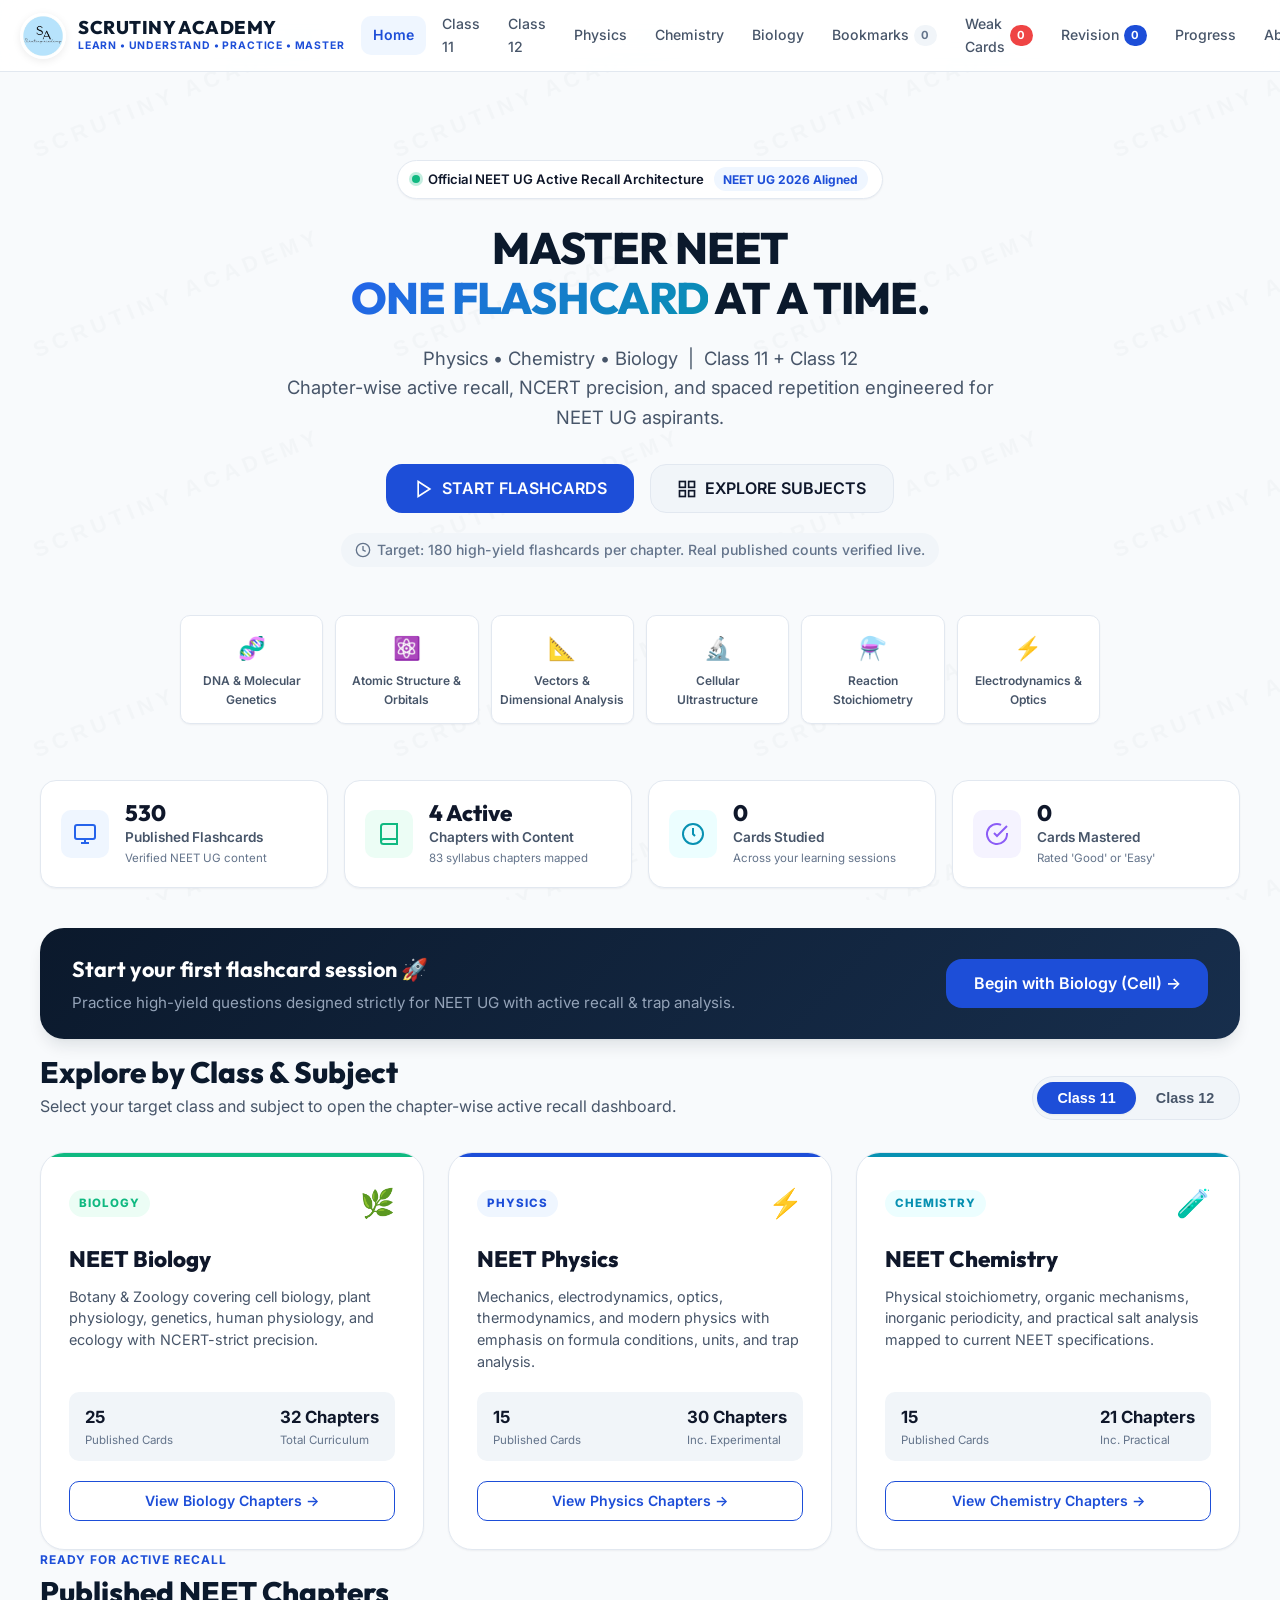
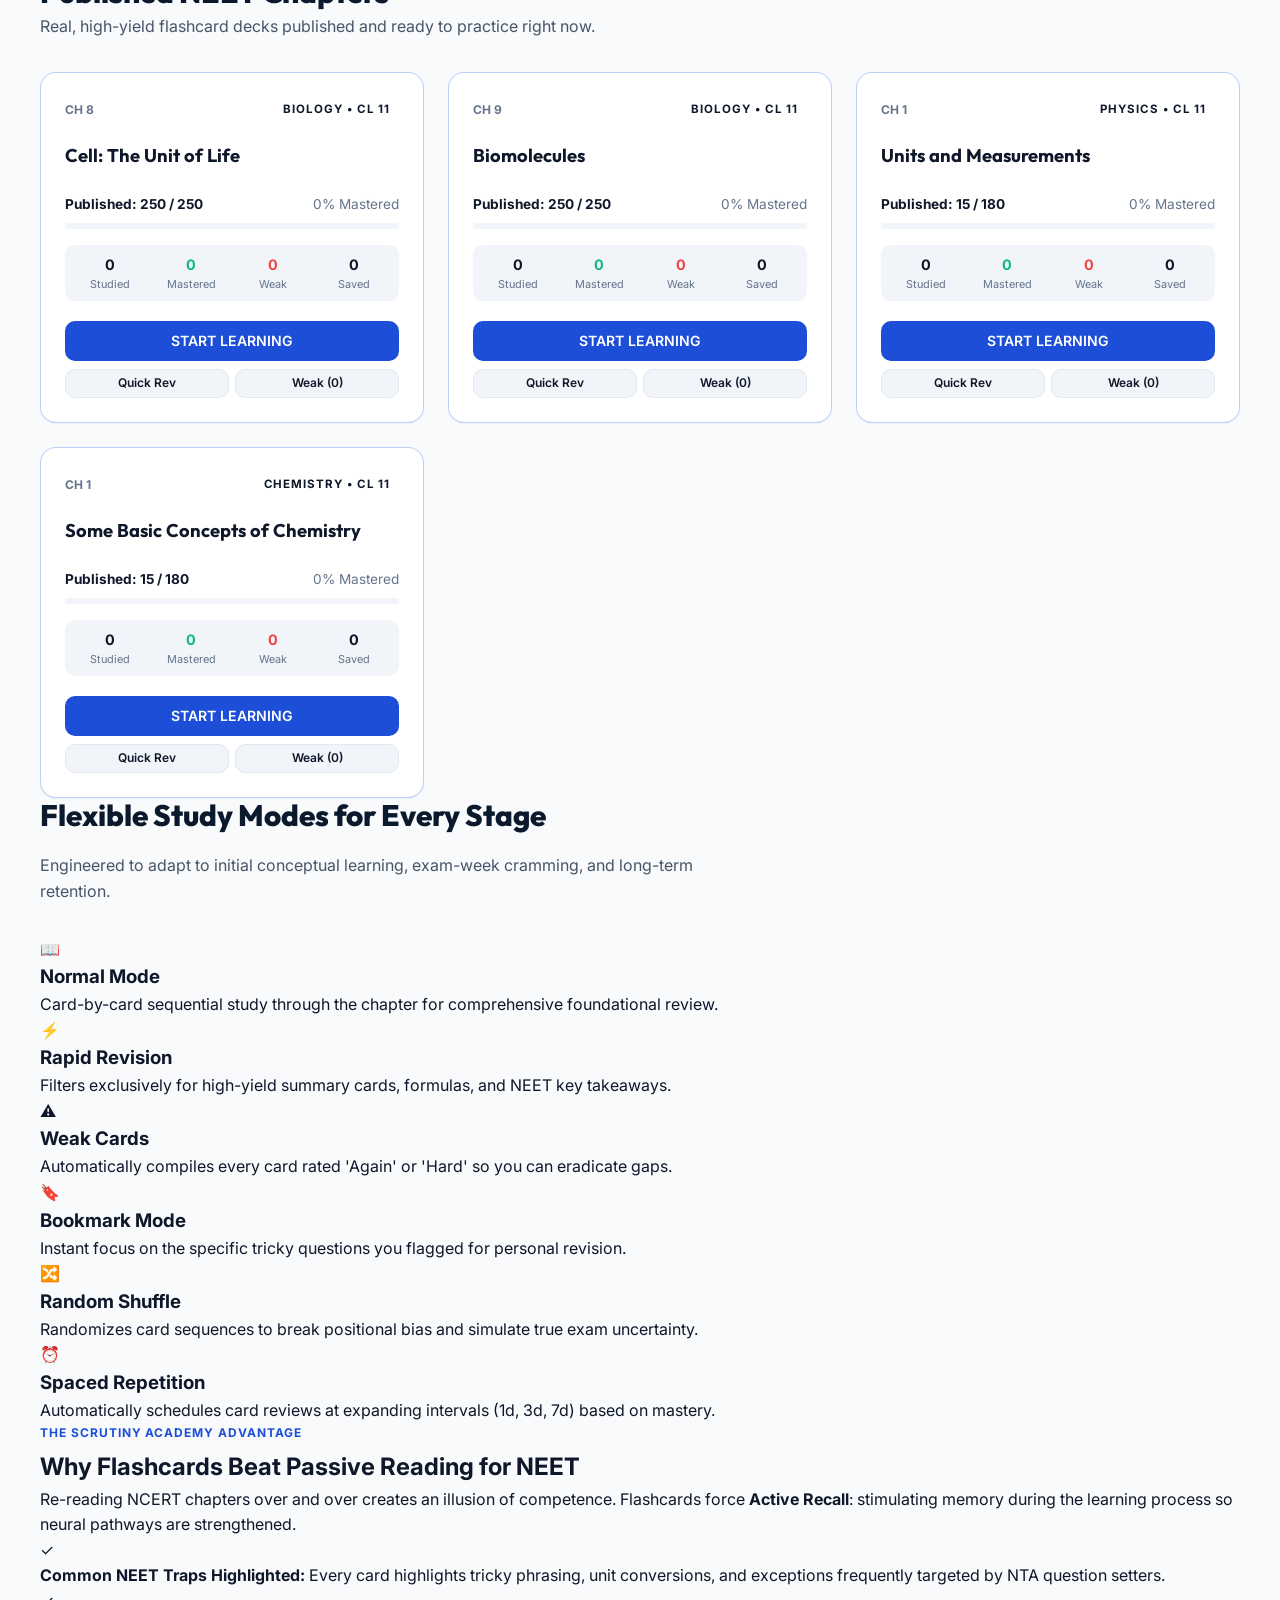
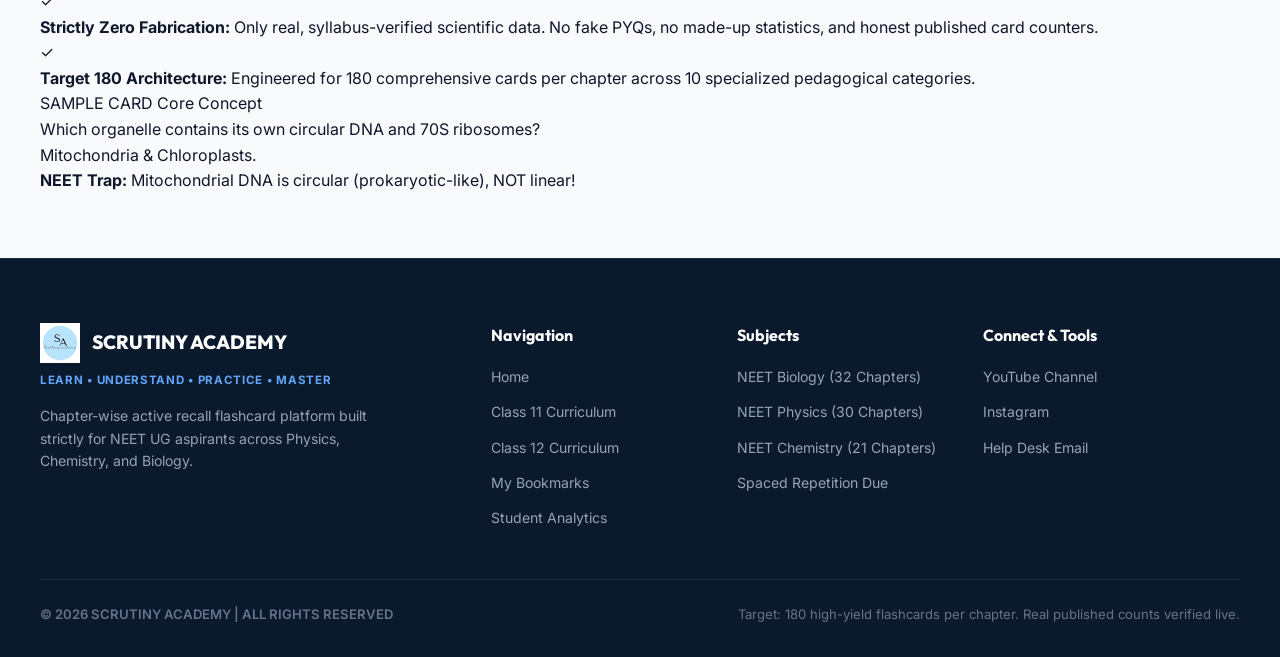
<file: index.html>
<!DOCTYPE html>
<html lang="en" data-theme="light">
<head>
  <meta charset="UTF-8">
  <meta name="viewport" content="width=device-width, initial-scale=1.0, maximum-scale=5.0, user-scalable=yes">
  <title>Scrutiny Academy NEET Flashcards | Physics Chemistry Biology</title>
  <meta name="description" content="Chapter-wise NEET UG flashcards for Class 11 and Class 12 Physics, Chemistry and Biology with active recall, revision tracking and high-yield practice.">
  <meta name="keywords" content="NEET UG, Flashcards, Scrutiny Academy, Biology, Physics, Chemistry, Active Recall, Spaced Repetition, NCERT, Class 11, Class 12">
  <meta name="author" content="Scrutiny Academy">
  <meta name="theme-color" content="#0B192C">

  <!-- OpenGraph Metadata -->
  <meta property="og:type" content="website">
  <meta property="og:title" content="Scrutiny Academy NEET Flashcards | Physics Chemistry Biology">
  <meta property="og:description" content="Chapter-wise NEET UG flashcards for Class 11 and Class 12 Physics, Chemistry and Biology with active recall and spaced repetition.">
  <meta property="og:image" content="assets/logo/logo.jpg">
  <meta property="og:site_name" content="Scrutiny Academy">

  <!-- Twitter Cards -->
  <meta name="twitter:card" content="summary_large_image">
  <meta name="twitter:title" content="Scrutiny Academy NEET Flashcards">
  <meta name="twitter:description" content="Master NEET one flashcard at a time. Chapter-wise active recall for Class 11 & 12.">
  <meta name="twitter:image" content="assets/logo/logo.jpg">

  <!-- Favicon & PWA Manifest -->
  <link rel="icon" type="image/jpeg" href="assets/logo/logo.jpg">
  <link rel="apple-touch-icon" href="assets/logo/logo.jpg">
  <link rel="manifest" href="manifest.webmanifest">

  <!-- Google Fonts: Inter & Outfit -->
  <link rel="preconnect" href="https://fonts.googleapis.com">
  <link rel="preconnect" href="https://fonts.gstatic.com" crossorigin>
  <link href="https://fonts.googleapis.com/css2?family=Inter:wght@400;500;600;700&family=Outfit:wght@500;600;700;800&family=JetBrains+Mono:wght@400;500&display=swap" rel="stylesheet">

  <link rel="stylesheet" href="styles.css">
</head>
<body>
  <!-- Watermark Background -->
  <div class="watermark-overlay" aria-hidden="true"></div>

  <!-- Header / Navigation Bar -->
  <header class="site-header" id="site-header">
    <div class="header-container">
      <div class="header-left">
        <a href="#home" class="brand-link" aria-label="Scrutiny Academy Home">
          <img src="assets/logo/logo.jpg" alt="Scrutiny Academy Logo" class="brand-logo" width="46" height="46">
          <div class="brand-text">
            <span class="brand-name">SCRUTINY ACADEMY</span>
            <span class="brand-tagline">LEARN • UNDERSTAND • PRACTICE • MASTER</span>
          </div>
        </a>
      </div>

      <nav class="header-nav" id="header-nav" aria-label="Main Navigation">
        <ul class="nav-list">
          <li><a href="#home" class="nav-link active" data-nav="home">Home</a></li>
          <li class="nav-dropdown">
            <a href="#class11" class="nav-link" data-nav="class11">Class 11</a>
          </li>
          <li class="nav-dropdown">
            <a href="#class12" class="nav-link" data-nav="class12">Class 12</a>
          </li>
          <li><a href="#physics" class="nav-link" data-nav="physics">Physics</a></li>
          <li><a href="#chemistry" class="nav-link" data-nav="chemistry">Chemistry</a></li>
          <li><a href="#biology" class="nav-link" data-nav="biology">Biology</a></li>
          <li><a href="#bookmarks" class="nav-link" data-nav="bookmarks">Bookmarks <span class="nav-badge" id="nav-bookmarks-count">0</span></a></li>
          <li><a href="#weak-cards" class="nav-link" data-nav="weak-cards">Weak Cards <span class="nav-badge alert" id="nav-weak-count">0</span></a></li>
          <li><a href="#revision" class="nav-link" data-nav="revision">Revision <span class="nav-badge primary" id="nav-due-count">0</span></a></li>
          <li><a href="#progress" class="nav-link" data-nav="progress">Progress</a></li>
          <li><a href="#about" class="nav-link" data-nav="about">About</a></li>
          <li><a href="#support" class="nav-link" data-nav="support">Support</a></li>
        </ul>
      </nav>

      <div class="header-actions">
        <button type="button" class="action-btn search-toggle-btn" id="search-toggle-btn" aria-label="Toggle Universal Search">
          <svg width="20" height="20" viewBox="0 0 24 24" fill="none" stroke="currentColor" stroke-width="2" stroke-linecap="round" stroke-linejoin="round"><circle cx="11" cy="11" r="8"></circle><line x1="21" y1="21" x2="16.65" y2="16.65"></line></svg>
        </button>

        <button type="button" class="action-btn theme-toggle-btn" id="theme-toggle-btn" aria-label="Toggle Dark/Light Mode">
          <svg class="sun-icon" width="20" height="20" viewBox="0 0 24 24" fill="none" stroke="currentColor" stroke-width="2"><circle cx="12" cy="12" r="5"></circle><line x1="12" y1="1" x2="12" y2="3"></line><line x1="12" y1="21" x2="12" y2="23"></line><line x1="4.22" y1="4.22" x2="5.64" y2="5.64"></line><line x1="18.36" y1="18.36" x2="19.78" y2="19.78"></line><line x1="1" y1="12" x2="3" y2="12"></line><line x1="21" y1="12" x2="23" y2="12"></line><line x1="4.22" y1="19.78" x2="5.64" y2="18.36"></line><line x1="18.36" y1="5.64" x2="19.78" y2="4.22"></line></svg>
          <svg class="moon-icon" width="20" height="20" viewBox="0 0 24 24" fill="none" stroke="currentColor" stroke-width="2"><path d="M21 12.79A9 9 0 1 1 11.21 3 7 7 0 0 0 21 12.79z"></path></svg>
        </button>

        <button type="button" class="hamburger-btn" id="hamburger-btn" aria-label="Open Navigation Menu" aria-expanded="false">
          <span class="hamburger-bar"></span>
          <span class="hamburger-bar"></span>
          <span class="hamburger-bar"></span>
        </button>
      </div>
    </div>

    <!-- Search Bar Tray -->
    <div class="search-tray" id="search-tray" hidden>
      <div class="search-tray-inner">
        <div class="search-input-wrapper">
          <svg width="18" height="18" viewBox="0 0 24 24" fill="none" stroke="currentColor" stroke-width="2"><circle cx="11" cy="11" r="8"></circle><line x1="21" y1="21" x2="16.65" y2="16.65"></line></svg>
          <input type="search" id="universal-search-input" placeholder="Search questions, concepts, formulas, reactions, chapters, or tags..." autocomplete="off">
          <button type="button" class="search-clear-btn" id="search-clear-btn" aria-label="Clear Search" hidden>&times;</button>
        </div>
        <div class="search-filters-bar">
          <span class="filter-label">Filter:</span>
          <select id="search-subject-filter">
            <option value="all">All Subjects</option>
            <option value="biology">Biology</option>
            <option value="physics">Physics</option>
            <option value="chemistry">Chemistry</option>
          </select>
          <select id="search-class-filter">
            <option value="all">All Classes</option>
            <option value="11">Class 11</option>
            <option value="12">Class 12</option>
          </select>
          <select id="search-category-filter">
            <option value="all">All Categories</option>
            <option value="Core Concept">Core Concepts</option>
            <option value="Formula / Equation">Formulas & Equations</option>
            <option value="Fact Recall">Fact Recall</option>
            <option value="NEET Trap">NEET Traps</option>
            <option value="Numerical Step">Numerical Steps</option>
            <option value="Table / Comparison">Tables & Comparisons</option>
            <option value="Assertion / Statement">Assertion / Statement</option>
          </select>
        </div>
      </div>
      <div class="search-results-tray" id="search-results-tray"></div>
    </div>
  </header>

  <!-- Main View Container -->
  <main class="main-content" id="main-content">

    <!-- HOME VIEW -->
    <section class="view-section active" id="view-home">
      <!-- Hero Section -->
      <section class="hero-section">
        <div class="hero-container">
          <div class="hero-badge-wrap">
            <span class="hero-badge">
              <span class="pulse-dot"></span>
              Official NEET UG Active Recall Architecture
            </span>
            <span class="syllabus-pill" id="syllabus-version-badge">NEET UG 2026 Aligned</span>
          </div>

          <h1 class="hero-headline">
            MASTER NEET<br>
            <span class="text-gradient">ONE FLASHCARD</span> AT A TIME.
          </h1>

          <p class="hero-subheading">
            Physics • Chemistry • Biology &nbsp;|&nbsp; Class 11 + Class 12<br>
            Chapter-wise active recall, NCERT precision, and spaced repetition engineered for NEET UG aspirants.
          </p>

          <div class="hero-cta-group">
            <button type="button" class="btn btn-primary btn-lg" id="hero-start-btn">
              <svg width="20" height="20" viewBox="0 0 24 24" fill="none" stroke="currentColor" stroke-width="2"><polygon points="5 3 19 12 5 21 5 3"></polygon></svg>
              START FLASHCARDS
            </button>
            <button type="button" class="btn btn-secondary btn-lg" id="hero-explore-btn">
              <svg width="20" height="20" viewBox="0 0 24 24" fill="none" stroke="currentColor" stroke-width="2"><rect x="3" y="3" width="7" height="7"></rect><rect x="14" y="3" width="7" height="7"></rect><rect x="14" y="14" width="7" height="7"></rect><rect x="3" y="14" width="7" height="7"></rect></svg>
              EXPLORE SUBJECTS
            </button>
          </div>

          <p class="hero-target-note">
            <svg width="16" height="16" viewBox="0 0 24 24" fill="none" stroke="currentColor" stroke-width="2"><circle cx="12" cy="12" r="10"></circle><polyline points="12 6 12 12 16 14"></polyline></svg>
            Target: 180 high-yield flashcards per chapter. Real published counts verified live.
          </p>

          <!-- Scientific Motifs Banner -->
          <div class="scientific-motifs-grid" aria-hidden="true">
            <div class="motif-card">
              <span class="motif-icon">🧬</span>
              <span class="motif-text">DNA & Molecular Genetics</span>
            </div>
            <div class="motif-card">
              <span class="motif-icon">⚛️</span>
              <span class="motif-text">Atomic Structure & Orbitals</span>
            </div>
            <div class="motif-card">
              <span class="motif-icon">📐</span>
              <span class="motif-text">Vectors & Dimensional Analysis</span>
            </div>
            <div class="motif-card">
              <span class="motif-icon">🔬</span>
              <span class="motif-text">Cellular Ultrastructure</span>
            </div>
            <div class="motif-card">
              <span class="motif-icon">⚗️</span>
              <span class="motif-text">Reaction Stoichiometry</span>
            </div>
            <div class="motif-card">
              <span class="motif-icon">⚡</span>
              <span class="motif-text">Electrodynamics & Optics</span>
            </div>
          </div>
        </div>
      </section>

      <!-- Live Platform Counters -->
      <section class="stats-overview-section">
        <div class="content-container">
          <div class="stats-grid">
            <div class="stat-card">
              <div class="stat-icon-wrap bg-blue-subtle">
                <svg width="24" height="24" viewBox="0 0 24 24" fill="none" stroke="#2563EB" stroke-width="2"><rect x="2" y="3" width="20" height="14" rx="2" ry="2"></rect><line x1="8" y1="21" x2="16" y2="21"></line><line x1="12" y1="17" x2="12" y2="21"></line></svg>
              </div>
              <div class="stat-info">
                <span class="stat-num" id="global-published-count">55</span>
                <span class="stat-label">Published Flashcards</span>
                <span class="stat-subtext">Verified NEET UG content</span>
              </div>
            </div>

            <div class="stat-card">
              <div class="stat-icon-wrap bg-emerald-subtle">
                <svg width="24" height="24" viewBox="0 0 24 24" fill="none" stroke="#10B981" stroke-width="2"><path d="M4 19.5A2.5 2.5 0 0 1 6.5 17H20"></path><path d="M6.5 2H20v20H6.5A2.5 2.5 0 0 1 4 19.5v-15A2.5 2.5 0 0 1 6.5 2z"></path></svg>
              </div>
              <div class="stat-info">
                <span class="stat-num" id="global-chapters-active">3 Active</span>
                <span class="stat-label">Chapters with Content</span>
                <span class="stat-subtext">83 syllabus chapters mapped</span>
              </div>
            </div>

            <div class="stat-card">
              <div class="stat-icon-wrap bg-cyan-subtle">
                <svg width="24" height="24" viewBox="0 0 24 24" fill="none" stroke="#0891B2" stroke-width="2"><circle cx="12" cy="12" r="10"></circle><polyline points="12 6 12 12 14 14"></polyline></svg>
              </div>
              <div class="stat-info">
                <span class="stat-num" id="user-studied-count">0</span>
                <span class="stat-label">Cards Studied</span>
                <span class="stat-subtext">Across your learning sessions</span>
              </div>
            </div>

            <div class="stat-card">
              <div class="stat-icon-wrap bg-purple-subtle">
                <svg width="24" height="24" viewBox="0 0 24 24" fill="none" stroke="#8B5CF6" stroke-width="2"><path d="M22 11.08V12a10 10 0 1 1-5.93-9.14"></path><polyline points="22 4 12 14.01 9 11.01"></polyline></svg>
              </div>
              <div class="stat-info">
                <span class="stat-num" id="user-mastered-count">0</span>
                <span class="stat-label">Cards Mastered</span>
                <span class="stat-subtext">Rated 'Good' or 'Easy'</span>
              </div>
            </div>
          </div>
        </div>
      </section>

      <!-- Continue Studying / Quick Start Card -->
      <section class="continue-studying-section">
        <div class="content-container">
          <div class="continue-card" id="continue-card-container">
            <!-- Dynamically injected: either "Start your first flashcard session" or "Continue Studying" -->
          </div>
        </div>
      </section>

      <!-- Class & Subject Navigation Section -->
      <section class="explore-section" id="explore-subjects-anchor">
        <div class="content-container">
          <div class="section-header">
            <div>
              <h2 class="section-title">Explore by Class & Subject</h2>
              <p class="section-subtitle">Select your target class and subject to open the chapter-wise active recall dashboard.</p>
            </div>
            <div class="class-toggle-pills" role="tablist">
              <button type="button" class="class-pill active" data-class="class11" role="tab" aria-selected="true">Class 11</button>
              <button type="button" class="class-pill" data-class="class12" role="tab" aria-selected="false">Class 12</button>
            </div>
          </div>

          <!-- Subject Selection Cards -->
          <div class="subject-selection-grid">
            <div class="subject-card bio-card" data-subject="biology">
              <div class="subject-card-header">
                <span class="subject-badge bio">BIOLOGY</span>
                <span class="subject-icon">🌿</span>
              </div>
              <h3 class="subject-card-title">NEET Biology</h3>
              <p class="subject-card-desc">Botany & Zoology covering cell biology, plant physiology, genetics, human physiology, and ecology with NCERT-strict precision.</p>
              <div class="subject-card-stats">
                <div class="sub-stat">
                  <span class="sub-stat-val" id="bio-published-cards">25</span>
                  <span class="sub-stat-lbl">Published Cards</span>
                </div>
                <div class="sub-stat">
                  <span class="sub-stat-val" id="bio-chapters-count">32 Chapters</span>
                  <span class="sub-stat-lbl">Total Curriculum</span>
                </div>
              </div>
              <button type="button" class="btn btn-outline btn-block open-subject-btn" data-subject="biology">
                View Biology Chapters &rarr;
              </button>
            </div>

            <div class="subject-card phy-card" data-subject="physics">
              <div class="subject-card-header">
                <span class="subject-badge phy">PHYSICS</span>
                <span class="subject-icon">⚡</span>
              </div>
              <h3 class="subject-card-title">NEET Physics</h3>
              <p class="subject-card-desc">Mechanics, electrodynamics, optics, thermodynamics, and modern physics with emphasis on formula conditions, units, and trap analysis.</p>
              <div class="subject-card-stats">
                <div class="sub-stat">
                  <span class="sub-stat-val" id="phy-published-cards">15</span>
                  <span class="sub-stat-lbl">Published Cards</span>
                </div>
                <div class="sub-stat">
                  <span class="sub-stat-val" id="phy-chapters-count">30 Chapters</span>
                  <span class="sub-stat-lbl">Inc. Experimental</span>
                </div>
              </div>
              <button type="button" class="btn btn-outline btn-block open-subject-btn" data-subject="physics">
                View Physics Chapters &rarr;
              </button>
            </div>

            <div class="subject-card che-card" data-subject="chemistry">
              <div class="subject-card-header">
                <span class="subject-badge che">CHEMISTRY</span>
                <span class="subject-icon">🧪</span>
              </div>
              <h3 class="subject-card-title">NEET Chemistry</h3>
              <p class="subject-card-desc">Physical stoichiometry, organic mechanisms, inorganic periodicity, and practical salt analysis mapped to current NEET specifications.</p>
              <div class="subject-card-stats">
                <div class="sub-stat">
                  <span class="sub-stat-val" id="che-published-cards">15</span>
                  <span class="sub-stat-lbl">Published Cards</span>
                </div>
                <div class="sub-stat">
                  <span class="sub-stat-val" id="che-chapters-count">21 Chapters</span>
                  <span class="sub-stat-lbl">Inc. Practical</span>
                </div>
              </div>
              <button type="button" class="btn btn-outline btn-block open-subject-btn" data-subject="chemistry">
                View Chemistry Chapters &rarr;
              </button>
            </div>
          </div>
        </div>
      </section>

      <!-- Active / Sample Published Chapters Spotlight -->
      <section class="spotlight-section">
        <div class="content-container">
          <div class="section-header">
            <div>
              <div class="section-tag">READY FOR ACTIVE RECALL</div>
              <h2 class="section-title">Published NEET Chapters</h2>
              <p class="section-subtitle">Real, high-yield flashcard decks published and ready to practice right now.</p>
            </div>
          </div>

          <div class="chapter-grid" id="published-chapters-grid">
            <!-- Injected by JavaScript -->
          </div>
        </div>
      </section>

      <!-- Study Modes Showcase -->
      <section class="modes-showcase-section">
        <div class="content-container">
          <div class="section-header text-center">
            <h2 class="section-title">Flexible Study Modes for Every Stage</h2>
            <p class="section-subtitle">Engineered to adapt to initial conceptual learning, exam-week cramming, and long-term retention.</p>
          </div>

          <div class="modes-grid">
            <div class="mode-card">
              <span class="mode-icon">📖</span>
              <h3 class="mode-title">Normal Mode</h3>
              <p class="mode-desc">Card-by-card sequential study through the chapter for comprehensive foundational review.</p>
            </div>
            <div class="mode-card">
              <span class="mode-icon">⚡</span>
              <h3 class="mode-title">Rapid Revision</h3>
              <p class="mode-desc">Filters exclusively for high-yield summary cards, formulas, and NEET key takeaways.</p>
            </div>
            <div class="mode-card">
              <span class="mode-icon">⚠️</span>
              <h3 class="mode-title">Weak Cards</h3>
              <p class="mode-desc">Automatically compiles every card rated 'Again' or 'Hard' so you can eradicate gaps.</p>
            </div>
            <div class="mode-card">
              <span class="mode-icon">🔖</span>
              <h3 class="mode-title">Bookmark Mode</h3>
              <p class="mode-desc">Instant focus on the specific tricky questions you flagged for personal revision.</p>
            </div>
            <div class="mode-card">
              <span class="mode-icon">🔀</span>
              <h3 class="mode-title">Random Shuffle</h3>
              <p class="mode-desc">Randomizes card sequences to break positional bias and simulate true exam uncertainty.</p>
            </div>
            <div class="mode-card">
              <span class="mode-icon">⏰</span>
              <h3 class="mode-title">Spaced Repetition</h3>
              <p class="mode-desc">Automatically schedules card reviews at expanding intervals (1d, 3d, 7d) based on mastery.</p>
            </div>
          </div>
        </div>
      </section>

      <!-- Active Recall & NEET Traps Methodology -->
      <section class="methodology-section">
        <div class="content-container">
          <div class="methodology-box">
            <div class="methodology-content">
              <div class="section-tag">THE SCRUTINY ACADEMY ADVANTAGE</div>
              <h2 class="methodology-title">Why Flashcards Beat Passive Reading for NEET</h2>
              <p>Re-reading NCERT chapters over and over creates an illusion of competence. Flashcards force <strong>Active Recall</strong>: stimulating memory during the learning process so neural pathways are strengthened.</p>
              
              <div class="benefits-list">
                <div class="benefit-item">
                  <span class="benefit-check">✓</span>
                  <div>
                    <strong>Common NEET Traps Highlighted:</strong>
                    <span>Every card highlights tricky phrasing, unit conversions, and exceptions frequently targeted by NTA question setters.</span>
                  </div>
                </div>
                <div class="benefit-item">
                  <span class="benefit-check">✓</span>
                  <div>
                    <strong>Strictly Zero Fabrication:</strong>
                    <span>Only real, syllabus-verified scientific data. No fake PYQs, no made-up statistics, and honest published card counters.</span>
                  </div>
                </div>
                <div class="benefit-item">
                  <span class="benefit-check">✓</span>
                  <div>
                    <strong>Target 180 Architecture:</strong>
                    <span>Engineered for 180 comprehensive cards per chapter across 10 specialized pedagogical categories.</span>
                  </div>
                </div>
              </div>
            </div>
            <div class="methodology-preview" aria-hidden="true">
              <div class="demo-card-preview">
                <div class="demo-card-header">
                  <span class="demo-badge">SAMPLE CARD</span>
                  <span class="demo-cat">Core Concept</span>
                </div>
                <div class="demo-q">Which organelle contains its own circular DNA and 70S ribosomes?</div>
                <div class="demo-divider"></div>
                <div class="demo-ans">Mitochondria & Chloroplasts.</div>
                <div class="demo-trap"><strong>NEET Trap:</strong> Mitochondrial DNA is circular (prokaryotic-like), NOT linear!</div>
              </div>
            </div>
          </div>
        </div>
      </section>
    </section>

    <!-- SUBJECT / CHAPTER DASHBOARD VIEW -->
    <section class="view-section" id="view-subject">
      <div class="content-container">
        <div class="subject-dashboard-header">
          <div class="breadcrumb">
            <a href="#home" class="breadcrumb-link">Home</a>
            <span class="breadcrumb-sep">/</span>
            <span class="breadcrumb-current" id="subject-dash-breadcrumb">Physics</span>
          </div>

          <div class="subject-dash-title-row">
            <div>
              <h1 class="subject-dash-title" id="subject-dash-title">NEET Physics Flashcards</h1>
              <p class="subject-dash-desc" id="subject-dash-desc">Chapter-wise active recall cards with transparent published targets.</p>
            </div>

            <!-- Class Selector Tabs inside Subject View -->
            <div class="class-toggle-pills" id="subject-class-tabs" role="tablist">
              <button type="button" class="class-pill active" data-class="11" role="tab">Class 11</button>
              <button type="button" class="class-pill" data-class="12" role="tab">Class 12</button>
            </div>
          </div>

          <!-- Subject Quick Stats -->
          <div class="subject-meta-strip">
            <div class="meta-item">
              <span class="meta-lbl">Chapters Mapped:</span>
              <strong id="subject-dash-total-chapters">15</strong>
            </div>
            <div class="meta-item">
              <span class="meta-lbl">Published Cards:</span>
              <strong id="subject-dash-published-cards">15 / 2,700</strong>
            </div>
            <div class="meta-item">
              <span class="meta-lbl">Studied:</span>
              <strong id="subject-dash-studied-cards">0</strong>
            </div>
            <div class="meta-item">
              <span class="meta-lbl">Mastered:</span>
              <strong id="subject-dash-mastered-cards">0</strong>
            </div>
          </div>
        </div>

        <!-- Chapters List Container -->
        <div class="chapters-listing-section">
          <div class="chapters-filter-bar">
            <div class="filter-search-box">
              <svg width="16" height="16" viewBox="0 0 24 24" fill="none" stroke="currentColor" stroke-width="2"><circle cx="11" cy="11" r="8"></circle><line x1="21" y1="21" x2="16.65" y2="16.65"></line></svg>
              <input type="text" id="chapter-search-filter" placeholder="Filter chapters in this subject...">
            </div>
            <div class="filter-radio-group">
              <label><input type="radio" name="chapter-status-filter" value="all" checked> All Chapters</label>
              <label><input type="radio" name="chapter-status-filter" value="published"> Published Only</label>
            </div>
          </div>

          <div class="chapter-grid" id="subject-chapters-grid">
            <!-- Populated dynamically via JS -->
          </div>
        </div>
      </div>
    </section>

    <!-- BOOKMARKS VIEW -->
    <section class="view-section" id="view-bookmarks">
      <div class="content-container">
        <div class="section-header">
          <div>
            <div class="breadcrumb">
              <a href="#home" class="breadcrumb-link">Home</a>
              <span class="breadcrumb-sep">/</span>
              <span class="breadcrumb-current">My Bookmarks</span>
            </div>
            <h1 class="section-title">Bookmarked Flashcards</h1>
            <p class="section-subtitle">Review questions and concepts you have saved for focused revision.</p>
          </div>

          <div class="bookmarks-filter-controls">
            <select id="bookmarks-subject-filter">
              <option value="all">All Subjects</option>
              <option value="biology">Biology</option>
              <option value="physics">Physics</option>
              <option value="chemistry">Chemistry</option>
            </select>
            <select id="bookmarks-class-filter">
              <option value="all">All Classes</option>
              <option value="11">Class 11</option>
              <option value="12">Class 12</option>
            </select>
            <button type="button" class="btn btn-primary" id="study-all-bookmarks-btn" disabled>
              Practice Bookmarks
            </button>
          </div>
        </div>

        <div class="bookmarks-list-container" id="bookmarks-list-container">
          <!-- Populated dynamically -->
        </div>
      </div>
    </section>

    <!-- WEAK CARDS VIEW -->
    <section class="view-section" id="view-weak-cards">
      <div class="content-container">
        <div class="section-header">
          <div>
            <div class="breadcrumb">
              <a href="#home" class="breadcrumb-link">Home</a>
              <span class="breadcrumb-sep">/</span>
              <span class="breadcrumb-current">Weak Cards</span>
            </div>
            <h1 class="section-title">Weak Cards & Difficult Topics</h1>
            <p class="section-subtitle">Cards you flagged with 'Again' or 'Hard'. Target these to eliminate exam pitfalls.</p>
          </div>

          <div>
            <button type="button" class="btn btn-danger" id="practice-all-weak-btn" disabled>
              Practice All Weak Cards
            </button>
          </div>
        </div>

        <div class="weak-summary-card" id="weak-summary-card">
          <!-- Dynamic topics count -->
        </div>

        <div class="weak-cards-list-container" id="weak-cards-list-container">
          <!-- Populated dynamically -->
        </div>
      </div>
    </section>

    <!-- REVISION DUE VIEW -->
    <section class="view-section" id="view-revision">
      <div class="content-container">
        <div class="section-header">
          <div>
            <div class="breadcrumb">
              <a href="#home" class="breadcrumb-link">Home</a>
              <span class="breadcrumb-sep">/</span>
              <span class="breadcrumb-current">Spaced Repetition</span>
            </div>
            <h1 class="section-title">Revision Dashboard</h1>
            <p class="section-subtitle">Scientific spaced intervals: cards automatically scheduled to ensure maximum retention before NEET.</p>
          </div>

          <button type="button" class="btn btn-primary" id="start-due-revision-btn" disabled>
            Start Revision Due Now
          </button>
        </div>

        <div class="revision-tabs-header" role="tablist">
          <button type="button" class="rev-tab active" data-rev="due" role="tab">Due Today (<span id="rev-due-count">0</span>)</button>
          <button type="button" class="rev-tab" data-rev="overdue" role="tab">Overdue (<span id="rev-overdue-count">0</span>)</button>
          <button type="button" class="rev-tab" data-rev="tomorrow" role="tab">Tomorrow (<span id="rev-tomorrow-count">0</span>)</button>
          <button type="button" class="rev-tab" data-rev="week" role="tab">This Week (<span id="rev-week-count">0</span>)</button>
        </div>

        <div class="revision-cards-container" id="revision-cards-container">
          <!-- Populated dynamically -->
        </div>
      </div>
    </section>

    <!-- STUDENT PROGRESS DASHBOARD VIEW -->
    <section class="view-section" id="view-progress">
      <div class="content-container">
        <div class="section-header">
          <div>
            <div class="breadcrumb">
              <a href="#home" class="breadcrumb-link">Home</a>
              <span class="breadcrumb-sep">/</span>
              <span class="breadcrumb-current">Analytics</span>
            </div>
            <h1 class="section-title">Student Learning Progress</h1>
            <p class="section-subtitle">Real-time stats stored safely in your browser. No fabricated metrics.</p>
          </div>

          <button type="button" class="btn btn-secondary btn-sm" id="reset-progress-btn">
            Reset Progress
          </button>
        </div>

        <div class="progress-dashboard-grid">
          <!-- Daily Goal Card with Progress Ring -->
          <div class="progress-card daily-goal-widget">
            <h3 class="widget-title">Daily Study Goal</h3>
            <div class="goal-ring-wrapper">
              <svg class="progress-ring" width="140" height="140">
                <circle class="progress-ring-bg" stroke="var(--border-color)" stroke-width="10" fill="transparent" r="58" cx="70" cy="70" />
                <circle class="progress-ring-circle" id="goal-progress-circle" stroke="var(--color-primary)" stroke-width="10" stroke-linecap="round" fill="transparent" r="58" cx="70" cy="70" />
              </svg>
              <div class="ring-label">
                <span class="ring-num" id="daily-studied-val">0</span>
                <span class="ring-target" id="daily-target-val">/ 60</span>
                <span class="ring-caption">Cards Today</span>
              </div>
            </div>

            <div class="goal-selector-group">
              <span class="selector-label">Change Goal:</span>
              <div class="goal-options">
                <button type="button" class="goal-btn" data-goal="20">20</button>
                <button type="button" class="goal-btn" data-goal="40">40</button>
                <button type="button" class="goal-btn active" data-goal="60">60</button>
                <button type="button" class="goal-btn" data-goal="90">90</button>
                <button type="button" class="goal-btn" data-goal="120">120</button>
              </div>
            </div>
          </div>

          <!-- Streak Card -->
          <div class="progress-card streak-widget">
            <h3 class="widget-title">Study Consistency</h3>
            <div class="streak-icon-wrap">🔥</div>
            <div class="streak-details">
              <div class="streak-primary">
                <span class="streak-number" id="current-streak-val">0</span>
                <span class="streak-unit">Days Streak</span>
              </div>
              <div class="streak-submetrics">
                <div class="submetric">
                  <span class="submetric-val" id="longest-streak-val">0 Days</span>
                  <span class="submetric-lbl">Best Streak</span>
                </div>
                <div class="submetric">
                  <span class="submetric-val" id="total-days-studied-val">0 Days</span>
                  <span class="submetric-lbl">Total Days</span>
                </div>
              </div>
            </div>
            <p class="streak-advice">Study at least 1 card daily to maintain your momentum!</p>
          </div>

          <!-- Subject Mastery Comparison Card -->
          <div class="progress-card subject-breakdown-widget">
            <h3 class="widget-title">Subject Completion (Published)</h3>
            <div class="subject-progress-bars">
              <div class="subject-bar-item">
                <div class="bar-header">
                  <span class="bar-name">🌿 Biology</span>
                  <span class="bar-val" id="progress-bar-bio-val">0 / 25</span>
                </div>
                <div class="progress-track">
                  <div class="progress-fill bio" id="progress-bar-bio-fill" style="width: 0%"></div>
                </div>
              </div>

              <div class="subject-bar-item">
                <div class="bar-header">
                  <span class="bar-name">⚡ Physics</span>
                  <span class="bar-val" id="progress-bar-phy-val">0 / 15</span>
                </div>
                <div class="progress-track">
                  <div class="progress-fill phy" id="progress-bar-phy-fill" style="width: 0%"></div>
                </div>
              </div>

              <div class="subject-bar-item">
                <div class="bar-header">
                  <span class="bar-name">🧪 Chemistry</span>
                  <span class="bar-val" id="progress-bar-che-val">0 / 15</span>
                </div>
                <div class="progress-track">
                  <div class="progress-fill che" id="progress-bar-che-fill" style="width: 0%"></div>
                </div>
              </div>
            </div>
          </div>
        </div>
      </div>
    </section>

    <!-- ABOUT SECTION -->
    <section class="view-section" id="view-about">
      <div class="content-container">
        <div class="about-hero-box">
          <img src="assets/logo/logo.jpg" alt="Scrutiny Academy Logo" class="about-logo" width="100" height="100">
          <h1 class="about-title">About Scrutiny Academy</h1>
          <p class="about-tagline">LEARN • UNDERSTAND • PRACTICE • MASTER</p>
          <div class="about-divider"></div>
          <p class="about-lead">
            “Scrutiny Academy is an educational learning initiative designed to make structured learning, active recall, practice and revision accessible across school education, NEET preparation and medical education.”
          </p>
        </div>

        <div class="about-pillars-grid">
          <div class="pillar-card">
            <div class="pillar-icon">🎯</div>
            <h3 class="pillar-title">Active Recall Architecture</h3>
            <p class="pillar-desc">Designed around the tested cognitive psychology principle that testing your memory yields significantly stronger synaptic retention than passive reading.</p>
          </div>
          <div class="pillar-card">
            <div class="pillar-icon">⚖️</div>
            <h3 class="pillar-title">Target 180 Rigor</h3>
            <p class="pillar-desc">Every chapter is structured to house a target of 180 comprehensive flashcards across 10 specialized categories, avoiding one-dimensional question lists.</p>
          </div>
          <div class="pillar-card">
            <div class="pillar-icon">🔍</div>
            <h3 class="pillar-title">Transparent Published Metrics</h3>
            <p class="pillar-desc">We never artificially inflate numbers. Every published counter corresponds directly to verified, high-quality cards existing in the data repository.</p>
          </div>
        </div>
      </div>
    </section>

    <!-- SUPPORT / HELP DESK SECTION -->
    <section class="view-section" id="view-support">
      <div class="content-container">
        <div class="support-container">
          <div class="section-header text-center">
            <div class="section-tag">COMMUNITY & CONTRIBUTION</div>
            <h1 class="section-title">Support Scrutiny Academy</h1>
            <p class="section-subtitle">Connect with our learning platforms, access video lessons, and support open digital education.</p>
          </div>

          <div class="support-content-grid">
            <!-- Official Channels Card -->
            <div class="support-card official-channels">
              <h3 class="card-box-title">Official Channels & Help Desk</h3>
              <p class="card-box-desc">Follow Scrutiny Academy for live lectures, daily NEET MCQs, short revision videos, and educational announcements.</p>

              <div class="channels-list">
                <a href="https://m.youtube.com/@ScrutinyAcademy" target="_blank" rel="noopener noreferrer" class="channel-btn youtube-btn">
                  <svg width="24" height="24" viewBox="0 0 24 24" fill="currentColor"><path d="M23.498 6.186a3.016 3.016 0 0 0-2.122-2.136C19.505 3.545 12 3.545 12 3.545s-7.505 0-9.377.505A3.017 3.017 0 0 0 .502 6.186C0 8.07 0 12 0 12s0 3.93.502 5.814a3.016 3.016 0 0 0 2.122 2.136c1.871.505 9.376.505 9.376.505s7.505 0 9.377-.505a3.015 3.015 0 0 0 2.122-2.136C24 15.93 24 12 24 12s0-3.93-.502-5.814zM9.545 15.568V8.432L15.818 12l-6.273 3.568z"/></svg>
                  <div>
                    <span class="channel-name">YouTube Channel</span>
                    <span class="channel-handle">@ScrutinyAcademy</span>
                  </div>
                </a>

                <a href="https://www.instagram.com/scrutinyacademy" target="_blank" rel="noopener noreferrer" class="channel-btn instagram-btn">
                  <svg width="24" height="24" viewBox="0 0 24 24" fill="currentColor"><path d="M12 2.163c3.204 0 3.584.012 4.85.07 3.252.148 4.771 1.691 4.919 4.919.058 1.265.069 1.645.069 4.849 0 3.205-.012 3.584-.069 4.849-.149 3.225-1.664 4.771-4.919 4.919-1.266.058-1.644.07-4.85.07-3.204 0-3.584-.012-4.849-.07-3.26-.149-4.771-1.699-4.919-4.92-.058-1.265-.07-1.644-.07-4.849 0-3.204.013-3.583.07-4.849.149-3.227 1.664-4.771 4.919-4.919 1.266-.057 1.645-.069 4.849-.069zm0-2.163c-3.259 0-3.667.014-4.947.072-4.358.2-6.78 2.618-6.98 6.98-.059 1.281-.073 1.689-.073 4.948 0 3.259.014 3.668.072 4.948.2 4.358 2.618 6.78 6.98 6.98 1.281.058 1.689.072 4.948.072 3.259 0 3.668-.014 4.948-.072 4.354-.2 6.782-2.618 6.979-6.98.059-1.28.073-1.689.073-4.948 0-3.259-.014-3.667-.072-4.947-.196-4.354-2.617-6.78-6.979-6.98-1.281-.059-1.69-.073-4.949-.073zm0 5.838c-3.403 0-6.162 2.759-6.162 6.162s2.759 6.163 6.162 6.163 6.162-2.759 6.162-6.163c0-3.403-2.759-6.162-6.162-6.162zm0 10.162c-2.209 0-4-1.79-4-4 0-2.209 1.791-4 4-4s4 1.791 4 4c0 2.21-1.791 4-4 4zm6.406-11.845c-.796 0-1.441.645-1.441 1.44s.645 1.44 1.441 1.44c.795 0 1.439-.645 1.439-1.44s-.644-1.44-1.439-1.44z"/></svg>
                  <div>
                    <span class="channel-name">Instagram</span>
                    <span class="channel-handle">@scrutinyacademy</span>
                  </div>
                </a>

                <a href="mailto:scrutinyacademy@gmail.com" class="channel-btn email-btn">
                  <svg width="24" height="24" viewBox="0 0 24 24" fill="none" stroke="currentColor" stroke-width="2"><path d="M4 4h16c1.1 0 2 .9 2 2v12c0 1.1-.9 2-2 2H4c-1.1 0-2-.9-2-2V6c0-1.1.9-2 2-2z"></path><polyline points="22,6 12,13 2,6"></polyline></svg>
                  <div>
                    <span class="channel-name">Help Desk Email</span>
                    <span class="channel-handle">scrutinyacademy@gmail.com</span>
                  </div>
                </a>
              </div>
            </div>

          </div>
        </div>
      </div>
    </section>

  </main>

  <!-- FLASHCARD STUDY MODAL (FULLSCREEN) -->
  <div class="study-modal" id="study-modal" role="dialog" aria-modal="true" aria-labelledby="study-chapter-title" hidden>
    <div class="study-container">
      <!-- Study Top Bar -->
      <div class="study-header">
        <div class="study-header-left">
          <img src="assets/logo/logo.jpg" alt="SA" class="study-logo" width="32" height="32">
          <div class="study-chapter-meta">
            <span class="study-subject-pill" id="study-subject-pill">Biology</span>
            <span class="study-chapter-title" id="study-chapter-title">Cell: The Unit of Life</span>
          </div>
        </div>

        <div class="study-header-center">
          <div class="study-counter">
            <span id="study-current-index">1</span> / <span id="study-total-cards">25</span>
          </div>
          <div class="study-progress-track">
            <div class="study-progress-bar" id="study-progress-bar" style="width: 4%"></div>
          </div>
        </div>

        <div class="study-header-right">
          <button type="button" class="study-icon-btn bookmark-toggle-btn" id="study-bookmark-btn" aria-label="Bookmark this flashcard" title="Bookmark card (Key: B)">
            <svg width="20" height="20" viewBox="0 0 24 24" fill="none" stroke="currentColor" stroke-width="2"><path d="M19 21l-7-5-7 5V5a2 2 0 0 1 2-2h10a2 2 0 0 1 2 2z"></path></svg>
          </button>
          <button type="button" class="study-icon-btn close-study-btn" id="close-study-btn" aria-label="Exit study session" title="Exit (Esc)">
            <svg width="22" height="22" viewBox="0 0 24 24" fill="none" stroke="currentColor" stroke-width="2"><line x1="18" y1="6" x2="6" y2="18"></line><line x1="6" y1="6" x2="18" y2="18"></line></svg>
          </button>
        </div>
      </div>

      <!-- Flashcard Interactive Area -->
      <div class="card-stage" id="card-stage">
        <div class="flashcard-3d-wrapper" id="flashcard-wrapper" tabindex="0" role="button" aria-label="Flashcard. Press Space to flip.">
          <div class="flashcard-inner" id="flashcard-inner">

            <!-- CARD FRONT -->
            <div class="card-face card-front">
              <div class="card-face-header">
                <span class="card-cat-badge" id="card-front-category">Core Concept</span>
                <div class="card-meta-right">
                  <span class="card-diff-badge" id="card-front-diff">Easy</span>
                  <span class="card-id-badge" id="card-front-id">FC-001</span>
                </div>
              </div>

              <div class="card-body">
                <div class="card-question-text" id="card-front-question">
                  What is the fundamental structural and functional unit of life?
                </div>
                <div class="card-tags-row" id="card-front-tags">
                  <!-- Tags injected here -->
                </div>
              </div>

              <div class="card-face-footer">
                <div class="flip-hint">
                  <svg width="16" height="16" viewBox="0 0 24 24" fill="none" stroke="currentColor" stroke-width="2"><path d="M21.5 2v6h-6M21.34 15.57a10 10 0 1 1-.57-8.38l5.67-5.67"/></svg>
                  Tap card or press <strong>Space</strong> to reveal answer
                </div>
              </div>
            </div>

            <!-- CARD BACK -->
            <div class="card-face card-back">
              <div class="card-face-header">
                <span class="card-cat-badge back-badge" id="card-back-category">Answer & Explanation</span>
                <span class="card-id-badge" id="card-back-id">FC-001</span>
              </div>

              <div class="card-body card-back-body">
                <div class="card-answer-text" id="card-back-answer">
                  The cell.
                </div>

                <div class="card-explanation-box">
                  <span class="exp-title">Concept & NCERT Takeaway:</span>
                  <p id="card-back-explanation">Cells form the basic structural and functional organization of living organisms.</p>
                </div>

                <div class="card-trap-box" id="card-back-trap-box" hidden>
                  <span class="trap-title">⚠️ Common NEET Trap:</span>
                  <p id="card-back-trap"></p>
                </div>

                <div class="card-trick-box" id="card-back-trick-box" hidden>
                  <span class="trick-title">💡 Memory Trick:</span>
                  <p id="card-back-trick"></p>
                </div>

                <div class="card-table-box" id="card-back-table-box" hidden>
                  <!-- Rendered table if present -->
                </div>
              </div>

              <div class="card-face-footer">
                <div class="flip-hint">
                  <svg width="16" height="16" viewBox="0 0 24 24" fill="none" stroke="currentColor" stroke-width="2"><path d="M3 12a9 9 0 0 1 9-9 9.75 9.75 0 0 1 6.74 2.74L21 8"/><path d="M21 3v5h-5"/></svg>
                  Tap to flip back
                </div>
              </div>
            </div>

          </div>
        </div>
      </div>

      <!-- Study Bottom Controls & Spaced Repetition Ratings -->
      <div class="study-footer">
        <div class="rating-controls-wrapper" id="rating-controls">
          <div class="rating-prompt">Rate your recall to schedule next revision:</div>
          <div class="rating-buttons-group">
            <button type="button" class="rate-btn rate-again" data-rate="again" title="Shortcut: Key 1">
              <span class="rate-key">1</span>
              <span class="rate-label">AGAIN</span>
              <span class="rate-interval">&lt; 10m</span>
            </button>
            <button type="button" class="rate-btn rate-hard" data-rate="hard" title="Shortcut: Key 2">
              <span class="rate-key">2</span>
              <span class="rate-label">HARD</span>
              <span class="rate-interval">1 Day</span>
            </button>
            <button type="button" class="rate-btn rate-good" data-rate="good" title="Shortcut: Key 3">
              <span class="rate-key">3</span>
              <span class="rate-label">GOOD</span>
              <span class="rate-interval">3 Days</span>
            </button>
            <button type="button" class="rate-btn rate-easy" data-rate="easy" title="Shortcut: Key 4">
              <span class="rate-key">4</span>
              <span class="rate-label">EASY</span>
              <span class="rate-interval">7 Days</span>
            </button>
          </div>
        </div>

        <div class="study-nav-strip">
          <button type="button" class="study-nav-btn" id="study-prev-btn" aria-label="Previous card" title="Previous (Left Arrow)">
            &larr; Prev
          </button>
          <button type="button" class="study-flip-action-btn" id="study-flip-action-btn">
            Show Answer
          </button>
          <button type="button" class="study-nav-btn" id="study-next-btn" aria-label="Next card" title="Next (Right Arrow)">
            Next &rarr;
          </button>
        </div>

        <div class="keyboard-hints-desktop">
          <span><strong>Space:</strong> Flip</span>
          <span><strong>1:</strong> Again</span>
          <span><strong>2:</strong> Hard</span>
          <span><strong>3:</strong> Good</span>
          <span><strong>4:</strong> Easy</span>
          <span><strong>&larr;/&rarr;:</strong> Prev/Next</span>
          <span><strong>B:</strong> Bookmark</span>
        </div>
      </div>
    </div>
  </div>

  <!-- SESSION CONFIGURATION MODAL -->
  <div class="config-modal" id="config-modal" role="dialog" aria-modal="true" aria-labelledby="config-modal-title" hidden>
    <div class="config-dialog">
      <div class="config-header">
        <h3 class="config-title" id="config-modal-title">Configure Flashcard Session</h3>
        <button type="button" class="close-config-btn" id="close-config-btn" aria-label="Close dialog">&times;</button>
      </div>

      <div class="config-body">
        <div class="config-chapter-banner">
          <span class="cfg-subj" id="cfg-subject-name">Biology</span>
          <h4 class="cfg-ch-title" id="cfg-chapter-title">Cell: The Unit of Life</h4>
          <span class="cfg-available" id="cfg-available-count">Published cards available</span>
        </div>

        <!-- Mode selector -->
        <div class="config-form-group">
          <label class="config-label">Study Mode</label>
          <div class="config-grid-radios" id="config-mode-radios">
            <label class="radio-chip"><input type="radio" name="cfg-mode" value="normal" checked> Normal Mode</label>
            <label class="radio-chip"><input type="radio" name="cfg-mode" value="rapid"> Rapid Revision (High-Yield)</label>
            <label class="radio-chip"><input type="radio" name="cfg-mode" value="weak"> Weak Cards First</label>
            <label class="radio-chip"><input type="radio" name="cfg-mode" value="random"> Random Shuffle</label>
          </div>
        </div>

        <!-- Card Limit -->
        <div class="config-form-group">
          <label class="config-label">Number of Cards</label>
          <div class="pill-selectors" id="cfg-card-limit-pills">
            <button type="button" class="limit-pill" data-limit="10">10</button>
            <button type="button" class="limit-pill" data-limit="20">20</button>
            <button type="button" class="limit-pill active" data-limit="all">All Available</button>
          </div>
        </div>

        <!-- Category Filter -->
        <div class="config-form-group">
          <label class="config-label">Category Filter</label>
          <select id="cfg-category-select">
            <option value="all">All Categories</option>
            <option value="Core Concept">Core Concepts</option>
            <option value="Fact Recall">Fact Recall</option>
            <option value="Formula / Equation">Formulas & Equations</option>
            <option value="NEET Trap">NEET Traps</option>
            <option value="Numerical Step">Numerical Steps</option>
            <option value="Table / Comparison">Tables & Comparisons</option>
            <option value="Assertion / Statement">Assertion / Statement</option>
          </select>
        </div>

        <!-- Difficulty Filter -->
        <div class="config-form-group">
          <label class="config-label">Difficulty Filter</label>
          <select id="cfg-difficulty-select">
            <option value="all">All Difficulties</option>
            <option value="Easy">Easy (30%)</option>
            <option value="Medium">Medium (50%)</option>
            <option value="Hard">Hard (20%)</option>
          </select>
        </div>
      </div>

      <div class="config-footer">
        <button type="button" class="btn btn-secondary" id="config-cancel-btn">Cancel</button>
        <button type="button" class="btn btn-primary" id="config-start-session-btn">Start Session &rarr;</button>
      </div>
    </div>
  </div>

  <!-- SESSION SUMMARY MODAL -->
  <div class="summary-modal" id="summary-modal" role="dialog" aria-modal="true" hidden>
    <div class="summary-dialog">
      <div class="summary-icon">🎯</div>
      <h2 class="summary-headline">SESSION COMPLETE!</h2>
      <p class="summary-subline" id="summary-chapter-name">Cell: The Unit of Life</p>

      <div class="summary-metrics-grid">
        <div class="summary-metric-card">
          <span class="metric-val" id="summary-studied-count">25</span>
          <span class="metric-lbl">Cards Studied</span>
        </div>
        <div class="summary-metric-card">
          <span class="metric-val text-green" id="summary-mastered-count">18</span>
          <span class="metric-lbl">Mastered</span>
        </div>
        <div class="summary-metric-card">
          <span class="metric-val text-orange" id="summary-revision-count">7</span>
          <span class="metric-lbl">Need Revision</span>
        </div>
        <div class="summary-metric-card">
          <span class="metric-val" id="summary-time-spent">03m 45s</span>
          <span class="metric-lbl">Time Spent</span>
        </div>
      </div>

      <div class="summary-insights" id="summary-insights">
        <!-- Topic breakdown injected here -->
      </div>

      <div class="summary-actions">
        <button type="button" class="btn btn-danger" id="summary-revise-weak-btn">Revise Weak Cards</button>
        <button type="button" class="btn btn-primary" id="summary-repeat-btn">Study Again</button>
        <button type="button" class="btn btn-secondary" id="summary-done-btn">Back to Dashboard</button>
      </div>
    </div>
  </div>

  <!-- Footer -->
  <footer class="site-footer">
    <div class="content-container">
      <div class="footer-top">
        <div class="footer-brand">
          <div class="footer-logo-row">
            <img src="assets/logo/logo.jpg" alt="Scrutiny Academy" width="40" height="40">
            <span class="footer-brand-name">SCRUTINY ACADEMY</span>
          </div>
          <p class="footer-tagline">LEARN • UNDERSTAND • PRACTICE • MASTER</p>
          <p class="footer-desc">Chapter-wise active recall flashcard platform built strictly for NEET UG aspirants across Physics, Chemistry, and Biology.</p>
        </div>

        <div class="footer-links-col">
          <h4 class="footer-col-title">Navigation</h4>
          <ul class="footer-links">
            <li><a href="#home">Home</a></li>
            <li><a href="#class11">Class 11 Curriculum</a></li>
            <li><a href="#class12">Class 12 Curriculum</a></li>
            <li><a href="#bookmarks">My Bookmarks</a></li>
            <li><a href="#progress">Student Analytics</a></li>
          </ul>
        </div>

        <div class="footer-links-col">
          <h4 class="footer-col-title">Subjects</h4>
          <ul class="footer-links">
            <li><a href="#biology">NEET Biology (32 Chapters)</a></li>
            <li><a href="#physics">NEET Physics (30 Chapters)</a></li>
            <li><a href="#chemistry">NEET Chemistry (21 Chapters)</a></li>
            <li><a href="#revision">Spaced Repetition Due</a></li>
          </ul>
        </div>

        <div class="footer-links-col">
          <h4 class="footer-col-title">Connect & Tools</h4>
          <ul class="footer-links">
            <li><a href="https://m.youtube.com/@ScrutinyAcademy" target="_blank" rel="noopener noreferrer">YouTube Channel</a></li>
            <li><a href="https://www.instagram.com/scrutinyacademy" target="_blank" rel="noopener noreferrer">Instagram</a></li>
            <li><a href="mailto:scrutinyacademy@gmail.com">Help Desk Email</a></li>
          </ul>
        </div>
      </div>

      <div class="footer-bottom">
        <p class="copyright-text">© 2026 SCRUTINY ACADEMY | ALL RIGHTS RESERVED</p>
        <p class="disclaimer-text">Target: 180 high-yield flashcards per chapter. Real published counts verified live.</p>
      </div>
    </div>
  </footer>

  <script src="app.js"></script>
</body>
</html>
</file>
<file: styles.css>
/* Ensure HTML hidden attribute takes precedence over display: flex */
[hidden], .study-modal[hidden], .config-modal[hidden], .summary-modal[hidden], .search-tray[hidden] {
  display: none !important;
}
/* ==========================================================================
   SCRUTINY ACADEMY - NEET UG FLASHCARDS STYLESHEET
   Brand: LEARN • UNDERSTAND • PRACTICE • MASTER
   Visual Direction: Medical & Science Navy, Royal Blue, Crisp White, Subtle Cyan
   ========================================================================== */

:root {
  /* Color Palette */
  --color-primary: #1D4ED8;       /* Royal Blue */
  --color-primary-hover: #1E40AF;
  --color-primary-light: #EFF6FF;
  --color-navy: #0B192C;          /* Deep Navy */
  --color-navy-dark: #07101E;
  --color-cyan: #0891B2;          /* Subtle Cyan Accent */
  --color-cyan-light: #ECFEFF;
  --color-emerald: #10B981;       /* Mastery Green */
  --color-emerald-light: #ECFDF5;
  --color-amber: #F59E0B;         /* Warning / Hard */
  --color-amber-light: #FFFBEB;
  --color-rose: #EF4444;          /* Alert / Again */
  --color-rose-light: #FEF2F2;

  /* Surfaces & Backgrounds */
  --bg-app: #F8FAFC;              /* Light blue/grey tint */
  --bg-surface: #FFFFFF;
  --bg-surface-secondary: #F1F5F9;
  --bg-surface-hover: #E2E8F0;
  --border-color: #E2E8F0;
  --border-color-hover: #CBD5E1;

  /* Typography */
  --font-sans: 'Inter', -apple-system, BlinkMacSystemFont, 'Segoe UI', Roboto, sans-serif;
  --font-heading: 'Outfit', var(--font-sans);
  --font-mono: 'JetBrains Mono', monospace;

  --text-primary: #0F172A;
  --text-secondary: #475569;
  --text-muted: #64748B;
  --text-inverse: #FFFFFF;

  /* Elevations */
  --shadow-sm: 0 1px 2px 0 rgba(11, 25, 44, 0.05);
  --shadow-md: 0 4px 6px -1px rgba(11, 25, 44, 0.08), 0 2px 4px -2px rgba(11, 25, 44, 0.06);
  --shadow-lg: 0 10px 15px -3px rgba(11, 25, 44, 0.1), 0 4px 6px -4px rgba(11, 25, 44, 0.05);
  --shadow-xl: 0 20px 25px -5px rgba(11, 25, 44, 0.12), 0 8px 10px -6px rgba(11, 25, 44, 0.06);
  --shadow-glow: 0 0 25px rgba(37, 99, 235, 0.2);

  /* Dimensions */
  --header-height: 72px;
  --radius-sm: 6px;
  --radius-md: 10px;
  --radius-lg: 16px;
  --radius-xl: 24px;
  --radius-full: 9999px;

  --transition-fast: 150ms ease;
  --transition-base: 250ms ease;
  --transition-slow: 400ms cubic-bezier(0.16, 1, 0.3, 1);
}

/* Dark Mode Theme Overrides */
[data-theme="dark"] {
  --bg-app: #07101E;
  --bg-surface: #0B192C;
  --bg-surface-secondary: #12243C;
  --bg-surface-hover: #193152;
  --border-color: #1E3A5F;
  --border-color-hover: #2B4E7C;

  --text-primary: #F8FAFC;
  --text-secondary: #94A3B8;
  --text-muted: #64748B;

  --color-primary-light: rgba(29, 78, 216, 0.2);
  --color-cyan-light: rgba(8, 145, 178, 0.2);
  --color-emerald-light: rgba(16, 185, 129, 0.2);
  --color-amber-light: rgba(245, 158, 11, 0.2);
  --color-rose-light: rgba(239, 68, 68, 0.2);

  --shadow-md: 0 4px 12px rgba(0, 0, 0, 0.4);
  --shadow-lg: 0 10px 20px rgba(0, 0, 0, 0.5);
}

/* Base & Reset */
*, *::before, *::after {
  box-sizing: border-box;
  margin: 0;
  padding: 0;
}

html {
  scroll-behavior: smooth;
  font-size: 16px;
  -webkit-text-size-adjust: 100%;
}

body {
  font-family: var(--font-sans);
  background-color: var(--bg-app);
  color: var(--text-primary);
  line-height: 1.6;
  min-height: 100vh;
  position: relative;
  overflow-x: hidden;
  display: flex;
  flex-direction: column;
  transition: background-color var(--transition-base), color var(--transition-base);
}

/* ==========================================================================
   WATERMARK (SCRUTINY ACADEMY)
   Subtle, non-intrusive repeating pattern
   ========================================================================== */
.watermark-overlay {
  position: fixed;
  top: 0;
  left: 0;
  right: 0;
  bottom: 0;
  pointer-events: none;
  z-index: 0;
  opacity: 0.022;
  background-image: url("data:image/svg+xml,%3Csvg xmlns='http://www.w3.org/2000/svg' width='360' height='200' viewBox='0 0 360 200'%3E%3Ctext x='50%25' y='50%25' fill='%230B192C' font-family='Arial, sans-serif' font-weight='800' font-size='22' letter-spacing='5' text-anchor='middle' transform='rotate(-22 180 100)'%3ESCRUTINY ACADEMY%3C/text%3E%3C/svg%3E");
  background-repeat: repeat;
}

[data-theme="dark"] .watermark-overlay {
  opacity: 0.035;
  background-image: url("data:image/svg+xml,%3Csvg xmlns='http://www.w3.org/2000/svg' width='360' height='200' viewBox='0 0 360 200'%3E%3Ctext x='50%25' y='50%25' fill='%23FFFFFF' font-family='Arial, sans-serif' font-weight='800' font-size='22' letter-spacing='5' text-anchor='middle' transform='rotate(-22 180 100)'%3ESCRUTINY ACADEMY%3C/text%3E%3C/svg%3E");
}

/* Common Layout Containers */
.content-container {
  width: 100%;
  max-width: 1240px;
  margin: 0 auto;
  padding: 0 1.25rem;
}

/* ==========================================================================
   HEADER & NAVIGATION
   ========================================================================== */
.site-header {
  position: sticky;
  top: 0;
  z-index: 100;
  background: rgba(255, 255, 255, 0.88);
  backdrop-filter: blur(12px);
  -webkit-backdrop-filter: blur(12px);
  border-bottom: 1px solid var(--border-color);
  height: var(--header-height);
  transition: background var(--transition-base), border-color var(--transition-base);
}

[data-theme="dark"] .site-header {
  background: rgba(11, 25, 44, 0.88);
}

.header-container {
  max-width: 1360px;
  margin: 0 auto;
  padding: 0 1.25rem;
  height: 100%;
  display: flex;
  align-items: center;
  justify-content: space-between;
  gap: 1rem;
}

.header-left {
  display: flex;
  align-items: center;
  flex-shrink: 0;
}

.brand-link {
  display: flex;
  align-items: center;
  gap: 0.75rem;
  text-decoration: none;
  color: inherit;
}

.brand-logo {
  border-radius: var(--radius-full);
  display: block;
  box-shadow: 0 2px 8px rgba(0, 0, 0, 0.08);
}

.brand-text {
  display: flex;
  flex-direction: column;
}

.brand-name {
  font-family: var(--font-heading);
  font-weight: 800;
  font-size: 1.15rem;
  letter-spacing: 0.03em;
  color: var(--color-navy);
  line-height: 1.15;
}

[data-theme="dark"] .brand-name {
  color: #FFFFFF;
}

.brand-tagline {
  font-size: 0.65rem;
  font-weight: 700;
  letter-spacing: 0.08em;
  color: var(--color-primary);
  text-transform: uppercase;
}

/* Nav links */
.header-nav {
  display: flex;
  align-items: center;
}

.nav-list {
  display: flex;
  align-items: center;
  gap: 0.25rem;
  list-style: none;
}

.nav-link {
  text-decoration: none;
  color: var(--text-secondary);
  font-size: 0.88rem;
  font-weight: 500;
  padding: 0.5rem 0.75rem;
  border-radius: var(--radius-md);
  transition: all var(--transition-fast);
  display: inline-flex;
  align-items: center;
  gap: 0.35rem;
}

.nav-link:hover {
  color: var(--color-primary);
  background-color: var(--bg-surface-secondary);
}

.nav-link.active {
  color: var(--color-primary);
  font-weight: 600;
  background-color: var(--color-primary-light);
}

.nav-badge {
  font-size: 0.7rem;
  font-weight: 700;
  background-color: var(--bg-surface-secondary);
  color: var(--text-muted);
  padding: 0.1rem 0.45rem;
  border-radius: var(--radius-full);
}

.nav-badge.primary {
  background-color: var(--color-primary);
  color: #FFFFFF;
}

.nav-badge.alert {
  background-color: var(--color-rose);
  color: #FFFFFF;
}

/* Header action buttons */
.header-actions {
  display: flex;
  align-items: center;
  gap: 0.5rem;
}

.action-btn {
  background: transparent;
  border: 1px solid var(--border-color);
  color: var(--text-secondary);
  width: 40px;
  height: 40px;
  border-radius: var(--radius-md);
  display: flex;
  align-items: center;
  justify-content: center;
  cursor: pointer;
  transition: all var(--transition-fast);
}

.action-btn:hover {
  background: var(--bg-surface-secondary);
  color: var(--color-primary);
  border-color: var(--border-color-hover);
}

/* Theme toggle icons */
.sun-icon { display: block; }
.moon-icon { display: none; }
[data-theme="dark"] .sun-icon { display: none; }
[data-theme="dark"] .moon-icon { display: block; }

/* Hamburger Button */
.hamburger-btn {
  display: none;
  flex-direction: column;
  justify-content: space-around;
  width: 40px;
  height: 40px;
  padding: 10px;
  background: transparent;
  border: 1px solid var(--border-color);
  border-radius: var(--radius-md);
  cursor: pointer;
}

.hamburger-bar {
  width: 100%;
  height: 2px;
  background: var(--text-primary);
  transition: all var(--transition-fast);
  border-radius: 2px;
}

/* ==========================================================================
   SEARCH TRAY
   ========================================================================== */
.search-tray {
  background: var(--bg-surface);
  border-bottom: 1px solid var(--border-color);
  box-shadow: var(--shadow-lg);
  padding: 1rem 1.25rem;
  position: absolute;
  top: var(--header-height);
  left: 0;
  right: 0;
  animation: slideDown 0.2s ease-out;
}

@keyframes slideDown {
  from { opacity: 0; transform: translateY(-8px); }
  to { opacity: 1; transform: translateY(0); }
}

.search-tray-inner {
  max-width: 900px;
  margin: 0 auto;
  display: flex;
  flex-direction: column;
  gap: 0.75rem;
}

.search-input-wrapper {
  position: relative;
  display: flex;
  align-items: center;
}

.search-input-wrapper svg {
  position: absolute;
  left: 1rem;
  color: var(--text-muted);
  pointer-events: none;
}

#universal-search-input {
  width: 100%;
  padding: 0.75rem 2.75rem 0.75rem 2.75rem;
  border: 2px solid var(--border-color);
  border-radius: var(--radius-lg);
  font-size: 1rem;
  font-family: inherit;
  background: var(--bg-surface-secondary);
  color: var(--text-primary);
  transition: border-color var(--transition-fast);
}

#universal-search-input:focus {
  outline: none;
  border-color: var(--color-primary);
  background: var(--bg-surface);
}

.search-clear-btn {
  position: absolute;
  right: 1rem;
  background: transparent;
  border: none;
  font-size: 1.25rem;
  color: var(--text-muted);
  cursor: pointer;
}

.search-filters-bar {
  display: flex;
  align-items: center;
  gap: 0.75rem;
  flex-wrap: wrap;
  font-size: 0.85rem;
}

.search-filters-bar select {
  padding: 0.4rem 0.75rem;
  border: 1px solid var(--border-color);
  border-radius: var(--radius-md);
  background: var(--bg-surface);
  color: var(--text-primary);
  font-size: 0.85rem;
}

.search-results-tray {
  max-width: 900px;
  margin: 1rem auto 0;
  max-height: 380px;
  overflow-y: auto;
  display: flex;
  flex-direction: column;
  gap: 0.5rem;
}

.search-result-item {
  padding: 0.85rem 1rem;
  border-radius: var(--radius-md);
  border: 1px solid var(--border-color);
  background: var(--bg-surface);
  cursor: pointer;
  transition: all var(--transition-fast);
}

.search-result-item:hover {
  border-color: var(--color-primary);
  background: var(--color-primary-light);
  transform: translateX(4px);
}

/* ==========================================================================
   VIEWS ARCHITECTURE
   ========================================================================== */
.main-content {
  flex: 1;
  position: relative;
  z-index: 1;
}

.view-section {
  display: none;
  padding: 2.5rem 0 4rem;
  animation: fadeIn 0.25s ease;
}

.view-section.active {
  display: block;
}

@keyframes fadeIn {
  from { opacity: 0; }
  to { opacity: 1; }
}

/* Section Header Typography */
.section-header {
  display: flex;
  justify-content: space-between;
  align-items: flex-end;
  margin-bottom: 2rem;
  flex-wrap: wrap;
  gap: 1rem;
}

.section-tag {
  font-size: 0.75rem;
  font-weight: 700;
  letter-spacing: 0.08em;
  color: var(--color-primary);
  text-transform: uppercase;
  margin-bottom: 0.35rem;
}

.section-title {
  font-family: var(--font-heading);
  font-weight: 800;
  font-size: 1.85rem;
  color: var(--color-navy);
  line-height: 1.2;
}

[data-theme="dark"] .section-title {
  color: #FFFFFF;
}

.section-subtitle {
  color: var(--text-secondary);
  font-size: 1rem;
  margin-top: 0.25rem;
  max-width: 680px;
}

/* ==========================================================================
   HERO SECTION
   ========================================================================== */
.hero-section {
  padding: 3rem 0 2rem;
  text-align: center;
}

.hero-container {
  max-width: 960px;
  margin: 0 auto;
  padding: 0 1.25rem;
}

.hero-badge-wrap {
  display: inline-flex;
  align-items: center;
  gap: 0.6rem;
  background: var(--bg-surface);
  border: 1px solid var(--border-color);
  padding: 0.4rem 0.9rem;
  border-radius: var(--radius-full);
  box-shadow: var(--shadow-sm);
  margin-bottom: 1.5rem;
  flex-wrap: wrap;
  justify-content: center;
}

.hero-badge {
  display: inline-flex;
  align-items: center;
  gap: 0.5rem;
  font-size: 0.82rem;
  font-weight: 600;
  color: var(--text-primary);
}

.pulse-dot {
  width: 8px;
  height: 8px;
  background-color: var(--color-emerald);
  border-radius: var(--radius-full);
  box-shadow: 0 0 0 3px rgba(16, 185, 129, 0.25);
  animation: pulse 2s infinite;
}

@keyframes pulse {
  0% { box-shadow: 0 0 0 0 rgba(16, 185, 129, 0.4); }
  70% { box-shadow: 0 0 0 8px rgba(16, 185, 129, 0); }
  100% { box-shadow: 0 0 0 0 rgba(16, 185, 129, 0); }
}

.syllabus-pill {
  background: var(--color-primary-light);
  color: var(--color-primary);
  font-size: 0.75rem;
  font-weight: 700;
  padding: 0.15rem 0.6rem;
  border-radius: var(--radius-full);
}

.hero-headline {
  font-family: var(--font-heading);
  font-weight: 800;
  font-size: 2.75rem;
  line-height: 1.15;
  color: var(--color-navy);
  letter-spacing: -0.02em;
  margin-bottom: 1.25rem;
}

[data-theme="dark"] .hero-headline {
  color: #FFFFFF;
}

.text-gradient {
  background: linear-gradient(135deg, #2563EB 0%, #0891B2 100%);
  -webkit-background-clip: text;
  -webkit-text-fill-color: transparent;
}

.hero-subheading {
  font-size: 1.15rem;
  color: var(--text-secondary);
  line-height: 1.6;
  max-width: 740px;
  margin: 0 auto 2rem;
}

.hero-cta-group {
  display: flex;
  align-items: center;
  justify-content: center;
  gap: 1rem;
  flex-wrap: wrap;
  margin-bottom: 1.25rem;
}

.hero-target-note {
  font-size: 0.88rem;
  font-weight: 500;
  color: var(--text-muted);
  display: inline-flex;
  align-items: center;
  gap: 0.4rem;
  background: var(--bg-surface-secondary);
  padding: 0.35rem 0.85rem;
  border-radius: var(--radius-full);
}

/* Scientific Motifs */
.scientific-motifs-grid {
  display: grid;
  grid-template-columns: repeat(auto-fit, minmax(135px, 1fr));
  gap: 0.75rem;
  margin-top: 3rem;
}

.motif-card {
  background: var(--bg-surface);
  border: 1px solid var(--border-color);
  padding: 0.85rem 0.5rem;
  border-radius: var(--radius-md);
  display: flex;
  flex-direction: column;
  align-items: center;
  gap: 0.35rem;
  box-shadow: var(--shadow-sm);
  transition: transform var(--transition-fast);
}

.motif-card:hover {
  transform: translateY(-2px);
  border-color: var(--color-primary);
}

.motif-icon {
  font-size: 1.4rem;
}

.motif-text {
  font-size: 0.75rem;
  font-weight: 600;
  color: var(--text-secondary);
  text-align: center;
}

/* ==========================================================================
   STATS OVERVIEW
   ========================================================================== */
.stats-overview-section {
  padding: 1.5rem 0;
}

.stats-grid {
  display: grid;
  grid-template-columns: repeat(auto-fit, minmax(220px, 1fr));
  gap: 1rem;
}

.stat-card {
  background: var(--bg-surface);
  border: 1px solid var(--border-color);
  border-radius: var(--radius-lg);
  padding: 1.25rem;
  display: flex;
  align-items: center;
  gap: 1rem;
  box-shadow: var(--shadow-sm);
  transition: all var(--transition-fast);
}

.stat-card:hover {
  box-shadow: var(--shadow-md);
  border-color: var(--border-color-hover);
}

.stat-icon-wrap {
  width: 48px;
  height: 48px;
  border-radius: var(--radius-md);
  display: flex;
  align-items: center;
  justify-content: center;
  flex-shrink: 0;
}

.bg-blue-subtle { background: #EFF6FF; }
.bg-emerald-subtle { background: #ECFDF5; }
.bg-cyan-subtle { background: #ECFEFF; }
.bg-purple-subtle { background: #F5F3FF; }

[data-theme="dark"] .bg-blue-subtle { background: rgba(37, 99, 235, 0.15); }
[data-theme="dark"] .bg-emerald-subtle { background: rgba(16, 185, 129, 0.15); }
[data-theme="dark"] .bg-cyan-subtle { background: rgba(8, 145, 178, 0.15); }
[data-theme="dark"] .bg-purple-subtle { background: rgba(139, 92, 246, 0.15); }

.stat-info {
  display: flex;
  flex-direction: column;
}

.stat-num {
  font-family: var(--font-heading);
  font-size: 1.4rem;
  font-weight: 800;
  color: var(--text-primary);
  line-height: 1.15;
}

.stat-label {
  font-size: 0.85rem;
  font-weight: 600;
  color: var(--text-secondary);
}

.stat-subtext {
  font-size: 0.72rem;
  color: var(--text-muted);
}

/* ==========================================================================
   CONTINUE STUDYING CARD
   ========================================================================== */
.continue-studying-section {
  padding: 1rem 0;
}

.continue-card {
  background: linear-gradient(135deg, #0B192C 0%, #172E4C 100%);
  color: #FFFFFF;
  border-radius: var(--radius-xl);
  padding: 1.5rem 2rem;
  display: flex;
  align-items: center;
  justify-content: space-between;
  box-shadow: var(--shadow-lg);
  flex-wrap: wrap;
  gap: 1.25rem;
}

.continue-card-content h3 {
  font-family: var(--font-heading);
  font-size: 1.35rem;
  font-weight: 700;
  margin-bottom: 0.25rem;
}

.continue-card-content p {
  color: #94A3B8;
  font-size: 0.95rem;
}

/* ==========================================================================
   CLASS & SUBJECT TOGGLES & CARDS
   ========================================================================== */
.class-toggle-pills {
  display: inline-flex;
  background: var(--bg-surface-secondary);
  padding: 0.3rem;
  border-radius: var(--radius-full);
  border: 1px solid var(--border-color);
}

.class-pill {
  padding: 0.5rem 1.25rem;
  border-radius: var(--radius-full);
  border: none;
  background: transparent;
  font-weight: 600;
  font-size: 0.9rem;
  color: var(--text-secondary);
  cursor: pointer;
  transition: all var(--transition-fast);
}

.class-pill.active {
  background: var(--color-primary);
  color: #FFFFFF;
  box-shadow: var(--shadow-sm);
}

.subject-selection-grid {
  display: grid;
  grid-template-columns: repeat(auto-fit, minmax(280px, 1fr));
  gap: 1.5rem;
  margin-top: 1.5rem;
}

.subject-card {
  background: var(--bg-surface);
  border: 1px solid var(--border-color);
  border-radius: var(--radius-xl);
  padding: 1.75rem;
  box-shadow: var(--shadow-sm);
  display: flex;
  flex-direction: column;
  transition: all var(--transition-base);
  position: relative;
  overflow: hidden;
}

.subject-card:hover {
  transform: translateY(-4px);
  box-shadow: var(--shadow-xl);
  border-color: var(--border-color-hover);
}

.subject-card::before {
  content: '';
  position: absolute;
  top: 0;
  left: 0;
  right: 0;
  height: 4px;
}

.bio-card::before { background: var(--color-emerald); }
.phy-card::before { background: var(--color-primary); }
.che-card::before { background: var(--color-cyan); }

.subject-card-header {
  display: flex;
  align-items: center;
  justify-content: space-between;
  margin-bottom: 1rem;
}

.subject-badge {
  font-size: 0.72rem;
  font-weight: 800;
  letter-spacing: 0.08em;
  padding: 0.25rem 0.65rem;
  border-radius: var(--radius-full);
}

.subject-badge.bio { background: var(--color-emerald-light); color: var(--color-emerald); }
.subject-badge.phy { background: var(--color-primary-light); color: var(--color-primary); }
.subject-badge.che { background: var(--color-cyan-light); color: var(--color-cyan); }

.subject-icon {
  font-size: 1.75rem;
}

.subject-card-title {
  font-family: var(--font-heading);
  font-size: 1.4rem;
  font-weight: 800;
  margin-bottom: 0.5rem;
  color: var(--text-primary);
}

.subject-card-desc {
  font-size: 0.9rem;
  color: var(--text-secondary);
  line-height: 1.5;
  margin-bottom: 1.25rem;
  flex-grow: 1;
}

.subject-card-stats {
  display: flex;
  align-items: center;
  justify-content: space-between;
  background: var(--bg-surface-secondary);
  padding: 0.75rem 1rem;
  border-radius: var(--radius-md);
  margin-bottom: 1.25rem;
}

.sub-stat {
  display: flex;
  flex-direction: column;
}

.sub-stat-val {
  font-weight: 700;
  font-size: 1.05rem;
  color: var(--text-primary);
}

.sub-stat-lbl {
  font-size: 0.72rem;
  color: var(--text-muted);
}

/* ==========================================================================
   CHAPTER CARDS & GRID
   ========================================================================== */
.chapter-grid {
  display: grid;
  grid-template-columns: repeat(auto-fill, minmax(320px, 1fr));
  gap: 1.5rem;
}

.chapter-card {
  background: var(--bg-surface);
  border: 1px solid var(--border-color);
  border-radius: var(--radius-lg);
  padding: 1.5rem;
  display: flex;
  flex-direction: column;
  box-shadow: var(--shadow-sm);
  transition: all var(--transition-base);
  position: relative;
}

.chapter-card:hover {
  border-color: var(--border-color-hover);
  box-shadow: var(--shadow-md);
}

.chapter-card.is-published {
  border-color: rgba(37, 99, 235, 0.3);
}

.chapter-card-top {
  display: flex;
  align-items: center;
  justify-content: space-between;
  margin-bottom: 0.65rem;
}

.ch-number-badge {
  font-size: 0.75rem;
  font-weight: 700;
  color: var(--text-muted);
}

.ch-subject-tag {
  font-size: 0.72rem;
  font-weight: 700;
  padding: 0.2rem 0.55rem;
  border-radius: var(--radius-full);
}

.ch-title {
  font-family: var(--font-heading);
  font-size: 1.15rem;
  font-weight: 700;
  color: var(--text-primary);
  line-height: 1.3;
  margin-bottom: 0.85rem;
  min-height: 3rem;
  display: flex;
  align-items: center;
}

.ch-count-strip {
  display: flex;
  align-items: center;
  justify-content: space-between;
  font-size: 0.85rem;
  margin-bottom: 0.45rem;
}

.ch-published-count {
  font-weight: 700;
}

.ch-target-count {
  color: var(--text-muted);
}

.ch-progress-track {
  height: 6px;
  background: var(--bg-surface-secondary);
  border-radius: var(--radius-full);
  overflow: hidden;
  margin-bottom: 1rem;
}

.ch-progress-bar {
  height: 100%;
  background: var(--color-emerald);
  border-radius: var(--radius-full);
  transition: width var(--transition-slow);
}

.ch-metrics-row {
  display: grid;
  grid-template-columns: repeat(4, 1fr);
  gap: 0.4rem;
  background: var(--bg-surface-secondary);
  padding: 0.5rem;
  border-radius: var(--radius-md);
  margin-bottom: 1.25rem;
  text-align: center;
}

.ch-metric-cell {
  display: flex;
  flex-direction: column;
}

.ch-metric-val {
  font-size: 0.9rem;
  font-weight: 700;
  color: var(--text-primary);
}

.ch-metric-lbl {
  font-size: 0.68rem;
  color: var(--text-muted);
}

.ch-buttons-row {
  display: flex;
  flex-direction: column;
  gap: 0.5rem;
  margin-top: auto;
}

.ch-sub-actions {
  display: flex;
  gap: 0.4rem;
}

.ch-sub-actions .btn {
  flex: 1;
  padding: 0.4rem 0.5rem;
  font-size: 0.75rem;
}

/* ==========================================================================
   BUTTON STYLES
   ========================================================================== */
.btn {
  display: inline-flex;
  align-items: center;
  justify-content: center;
  gap: 0.5rem;
  font-family: inherit;
  font-weight: 600;
  font-size: 0.88rem;
  padding: 0.65rem 1.25rem;
  border-radius: var(--radius-md);
  border: 1px solid transparent;
  cursor: pointer;
  text-decoration: none;
  transition: all var(--transition-fast);
  line-height: 1.2;
}

.btn:disabled {
  opacity: 0.55;
  cursor: not-allowed;
}

.btn-primary {
  background: var(--color-primary);
  color: #FFFFFF;
}

.btn-primary:hover:not(:disabled) {
  background: var(--color-primary-hover);
  box-shadow: 0 4px 12px rgba(37, 99, 235, 0.3);
}

.btn-secondary {
  background: var(--bg-surface-secondary);
  color: var(--text-primary);
  border-color: var(--border-color);
}

.btn-secondary:hover:not(:disabled) {
  background: var(--bg-surface-hover);
  border-color: var(--border-color-hover);
}

.btn-outline {
  background: transparent;
  color: var(--color-primary);
  border-color: var(--color-primary);
}

.btn-outline:hover:not(:disabled) {
  background: var(--color-primary-light);
}

.btn-danger {
  background: var(--color-rose);
  color: #FFFFFF;
}

.btn-danger:hover:not(:disabled) {
  background: #DC2626;
}

.btn-lg {
  padding: 0.85rem 1.65rem;
  font-size: 1rem;
  border-radius: var(--radius-lg);
}

.btn-sm {
  padding: 0.4rem 0.85rem;
  font-size: 0.8rem;
}

.btn-block {
  width: 100%;
}

.btn-coming-soon {
  background: var(--bg-surface-secondary);
  color: var(--text-muted);
  border-color: var(--border-color);
  cursor: not-allowed;
}

/* ==========================================================================
   FLASHCARD STUDY MODAL (FULLSCREEN)
   ========================================================================== */
.study-modal {
  position: fixed;
  top: 0;
  left: 0;
  right: 0;
  bottom: 0;
  background: var(--bg-app);
  z-index: 200;
  display: flex;
  flex-direction: column;
  overflow: hidden;
  animation: modalFadeIn 0.25s ease-out;
}

@keyframes modalFadeIn {
  from { opacity: 0; transform: scale(0.98); }
  to { opacity: 1; transform: scale(1); }
}

.study-container {
  max-width: 860px;
  width: 100%;
  margin: 0 auto;
  height: 100%;
  display: flex;
  flex-direction: column;
  padding: 1rem;
  box-sizing: border-box;
}

.study-header {
  display: flex;
  align-items: center;
  justify-content: space-between;
  padding-bottom: 0.75rem;
  border-bottom: 1px solid var(--border-color);
  gap: 1rem;
}

.study-header-left {
  display: flex;
  align-items: center;
  gap: 0.75rem;
}

.study-chapter-meta {
  display: flex;
  flex-direction: column;
}

.study-subject-pill {
  font-size: 0.7rem;
  font-weight: 700;
  text-transform: uppercase;
  color: var(--color-primary);
}

.study-chapter-title {
  font-family: var(--font-heading);
  font-weight: 700;
  font-size: 1rem;
  color: var(--text-primary);
  max-width: 280px;
  white-space: nowrap;
  overflow: hidden;
  text-overflow: ellipsis;
}

.study-header-center {
  display: flex;
  flex-direction: column;
  align-items: center;
  flex: 1;
  max-width: 240px;
}

.study-counter {
  font-family: var(--font-heading);
  font-weight: 700;
  font-size: 0.95rem;
  color: var(--text-secondary);
  margin-bottom: 0.25rem;
}

.study-progress-track {
  width: 100%;
  height: 6px;
  background: var(--bg-surface-secondary);
  border-radius: var(--radius-full);
  overflow: hidden;
}

.study-progress-bar {
  height: 100%;
  background: var(--color-primary);
  border-radius: var(--radius-full);
  transition: width 0.2s ease;
}

.study-header-right {
  display: flex;
  align-items: center;
  gap: 0.5rem;
}

.study-icon-btn {
  background: var(--bg-surface);
  border: 1px solid var(--border-color);
  color: var(--text-secondary);
  width: 38px;
  height: 38px;
  border-radius: var(--radius-md);
  display: flex;
  align-items: center;
  justify-content: center;
  cursor: pointer;
  transition: all var(--transition-fast);
}

.study-icon-btn:hover {
  background: var(--bg-surface-secondary);
  color: var(--color-primary);
}

.bookmark-toggle-btn.is-bookmarked {
  background: #FEF3C7;
  border-color: #F59E0B;
  color: #D97706;
}

.bookmark-toggle-btn.is-bookmarked svg {
  fill: currentColor;
}

/* ==========================================================================
   3D CARD STAGE & FLIP ANIMATION
   ========================================================================== */
.card-stage {
  flex: 1;
  display: flex;
  align-items: center;
  justify-content: center;
  padding: 1.25rem 0;
  perspective: 1400px;
  min-height: 340px;
}

.flashcard-3d-wrapper {
  width: 100%;
  height: 100%;
  max-height: 520px;
  position: relative;
  cursor: pointer;
  outline: none;
}

.flashcard-inner {
  position: relative;
  width: 100%;
  height: 100%;
  transform-style: preserve-3d;
  transition: transform 0.5s cubic-bezier(0.2, 0.8, 0.2, 1);
  border-radius: var(--radius-xl);
}

.flashcard-3d-wrapper.is-flipped .flashcard-inner {
  transform: rotateY(180deg);
}

.card-face {
  position: absolute;
  top: 0;
  left: 0;
  width: 100%;
  height: 100%;
  backface-visibility: hidden;
  -webkit-backface-visibility: hidden;
  background: var(--bg-surface);
  border: 1px solid var(--border-color);
  border-radius: var(--radius-xl);
  box-shadow: var(--shadow-xl);
  padding: 1.75rem 2rem;
  display: flex;
  flex-direction: column;
  justify-content: space-between;
  overflow-y: auto;
}

.card-back {
  transform: rotateY(180deg);
  background: var(--bg-surface);
  border-color: rgba(37, 99, 235, 0.3);
}

.card-face-header {
  display: flex;
  align-items: center;
  justify-content: space-between;
  margin-bottom: 1.25rem;
}

.card-cat-badge {
  font-size: 0.75rem;
  font-weight: 700;
  text-transform: uppercase;
  letter-spacing: 0.06em;
  padding: 0.3rem 0.75rem;
  border-radius: var(--radius-full);
  background: var(--color-primary-light);
  color: var(--color-primary);
}

.card-cat-badge.back-badge {
  background: var(--color-emerald-light);
  color: var(--color-emerald);
}

.card-meta-right {
  display: flex;
  align-items: center;
  gap: 0.5rem;
}

.card-diff-badge {
  font-size: 0.72rem;
  font-weight: 700;
  padding: 0.2rem 0.6rem;
  border-radius: var(--radius-full);
  background: var(--bg-surface-secondary);
  color: var(--text-secondary);
}

.card-id-badge {
  font-family: var(--font-mono);
  font-size: 0.7rem;
  color: var(--text-muted);
}

.card-body {
  flex: 1;
  display: flex;
  flex-direction: column;
  justify-content: center;
}

.card-question-text {
  font-family: var(--font-heading);
  font-size: 1.35rem;
  font-weight: 600;
  line-height: 1.45;
  color: var(--text-primary);
  margin-bottom: 1.25rem;
}

.card-tags-row {
  display: flex;
  flex-wrap: wrap;
  gap: 0.4rem;
  margin-top: 0.5rem;
}

.card-tag-pill {
  font-size: 0.72rem;
  color: var(--text-muted);
  background: var(--bg-surface-secondary);
  padding: 0.15rem 0.55rem;
  border-radius: var(--radius-full);
}

/* Card Back Contents */
.card-back-body {
  justify-content: flex-start;
  gap: 1rem;
}

.card-answer-text {
  font-family: var(--font-heading);
  font-size: 1.3rem;
  font-weight: 700;
  color: var(--color-primary);
  line-height: 1.4;
  white-space: pre-line;
}

[data-theme="dark"] .card-answer-text {
  color: #60A5FA;
}

.card-explanation-box {
  background: var(--bg-surface-secondary);
  padding: 1rem;
  border-radius: var(--radius-md);
  font-size: 0.95rem;
  line-height: 1.5;
}

.exp-title {
  display: block;
  font-size: 0.75rem;
  font-weight: 700;
  text-transform: uppercase;
  color: var(--text-muted);
  margin-bottom: 0.35rem;
}

.card-trap-box {
  background: var(--color-rose-light);
  border-left: 4px solid var(--color-rose);
  padding: 0.85rem 1rem;
  border-radius: 0 var(--radius-md) var(--radius-md) 0;
  font-size: 0.9rem;
  line-height: 1.45;
}

.trap-title {
  font-weight: 700;
  color: #B91C1C;
  display: block;
  margin-bottom: 0.25rem;
}

.card-trick-box {
  background: var(--color-amber-light);
  border-left: 4px solid var(--color-amber);
  padding: 0.85rem 1rem;
  border-radius: 0 var(--radius-md) var(--radius-md) 0;
  font-size: 0.9rem;
  line-height: 1.45;
}

.trick-title {
  font-weight: 700;
  color: #B45309;
  display: block;
  margin-bottom: 0.25rem;
}

.data-table {
  width: 100%;
  border-collapse: collapse;
  font-size: 0.85rem;
  margin-top: 0.5rem;
}

.data-table th, .data-table td {
  border: 1px solid var(--border-color);
  padding: 0.5rem 0.75rem;
  text-align: left;
}

.data-table th {
  background: var(--bg-surface-secondary);
  font-weight: 700;
}

.card-face-footer {
  margin-top: 1rem;
  padding-top: 0.75rem;
  border-top: 1px solid var(--border-color);
}

.flip-hint {
  display: flex;
  align-items: center;
  justify-content: center;
  gap: 0.4rem;
  font-size: 0.82rem;
  color: var(--text-muted);
}

/* ==========================================================================
   STUDY FOOTER & SPACED REPETITION CONTROLS
   ========================================================================== */
.study-footer {
  padding-top: 0.75rem;
  border-top: 1px solid var(--border-color);
  display: flex;
  flex-direction: column;
  gap: 0.75rem;
}

.rating-prompt {
  text-align: center;
  font-size: 0.82rem;
  font-weight: 600;
  color: var(--text-muted);
  margin-bottom: 0.4rem;
}

.rating-buttons-group {
  display: grid;
  grid-template-columns: repeat(4, 1fr);
  gap: 0.75rem;
}

.rate-btn {
  display: flex;
  flex-direction: column;
  align-items: center;
  justify-content: center;
  padding: 0.65rem 0.5rem;
  border-radius: var(--radius-md);
  border: 1px solid transparent;
  cursor: pointer;
  transition: all var(--transition-fast);
  background: var(--bg-surface);
}

.rate-key {
  font-family: var(--font-mono);
  font-size: 0.7rem;
  background: rgba(0, 0, 0, 0.08);
  padding: 0.1rem 0.35rem;
  border-radius: 4px;
  margin-bottom: 0.2rem;
}

.rate-label {
  font-size: 0.85rem;
  font-weight: 800;
  letter-spacing: 0.04em;
}

.rate-interval {
  font-size: 0.68rem;
  color: var(--text-muted);
  margin-top: 0.15rem;
}

.rate-again {
  border-color: rgba(239, 68, 68, 0.4);
  color: var(--color-rose);
}
.rate-again:hover {
  background: var(--color-rose-light);
}

.rate-hard {
  border-color: rgba(245, 158, 11, 0.4);
  color: var(--color-amber);
}
.rate-hard:hover {
  background: var(--color-amber-light);
}

.rate-good {
  border-color: rgba(37, 99, 235, 0.4);
  color: var(--color-primary);
}
.rate-good:hover {
  background: var(--color-primary-light);
}

.rate-easy {
  border-color: rgba(16, 185, 129, 0.4);
  color: var(--color-emerald);
}
.rate-easy:hover {
  background: var(--color-emerald-light);
}

.study-nav-strip {
  display: flex;
  align-items: center;
  justify-content: space-between;
  gap: 0.75rem;
}

.study-nav-btn {
  background: var(--bg-surface);
  border: 1px solid var(--border-color);
  color: var(--text-secondary);
  padding: 0.5rem 1rem;
  border-radius: var(--radius-md);
  font-weight: 600;
  font-size: 0.85rem;
  cursor: pointer;
  transition: all var(--transition-fast);
}

.study-nav-btn:hover {
  background: var(--bg-surface-secondary);
  color: var(--text-primary);
}

.study-flip-action-btn {
  flex: 1;
  background: var(--color-primary);
  color: #FFFFFF;
  border: none;
  padding: 0.6rem 1rem;
  border-radius: var(--radius-md);
  font-weight: 700;
  font-size: 0.9rem;
  cursor: pointer;
  transition: all var(--transition-fast);
}

.study-flip-action-btn:hover {
  background: var(--color-primary-hover);
}

.keyboard-hints-desktop {
  display: flex;
  align-items: center;
  justify-content: center;
  gap: 1rem;
  font-size: 0.72rem;
  color: var(--text-muted);
}

/* ==========================================================================
   CONFIG & SUMMARY MODALS
   ========================================================================== */
.config-modal, .summary-modal {
  position: fixed;
  top: 0;
  left: 0;
  right: 0;
  bottom: 0;
  background: rgba(11, 25, 44, 0.65);
  backdrop-filter: blur(6px);
  z-index: 250;
  display: flex;
  align-items: center;
  justify-content: center;
  padding: 1.25rem;
  animation: fadeIn 0.2s ease;
}

.config-dialog, .summary-dialog {
  background: var(--bg-surface);
  border: 1px solid var(--border-color);
  border-radius: var(--radius-xl);
  box-shadow: var(--shadow-xl);
  width: 100%;
  max-width: 520px;
  overflow: hidden;
  animation: modalScaleUp 0.25s ease-out;
}

@keyframes modalScaleUp {
  from { opacity: 0; transform: scale(0.95); }
  to { opacity: 1; transform: scale(1); }
}

.config-header {
  display: flex;
  align-items: center;
  justify-content: space-between;
  padding: 1.25rem 1.5rem;
  border-bottom: 1px solid var(--border-color);
}

.config-title {
  font-family: var(--font-heading);
  font-size: 1.2rem;
  font-weight: 700;
}

.close-config-btn {
  background: transparent;
  border: none;
  font-size: 1.5rem;
  line-height: 1;
  color: var(--text-muted);
  cursor: pointer;
}

.config-body {
  padding: 1.5rem;
  display: flex;
  flex-direction: column;
  gap: 1.25rem;
}

.config-chapter-banner {
  background: var(--bg-surface-secondary);
  padding: 1rem;
  border-radius: var(--radius-md);
}

.cfg-subj {
  font-size: 0.72rem;
  font-weight: 700;
  text-transform: uppercase;
  color: var(--color-primary);
}

.cfg-ch-title {
  font-size: 1.1rem;
  font-weight: 700;
  margin: 0.2rem 0;
}

.cfg-available {
  font-size: 0.8rem;
  color: var(--text-muted);
}

.config-form-group {
  display: flex;
  flex-direction: column;
  gap: 0.4rem;
}

.config-label {
  font-size: 0.82rem;
  font-weight: 700;
  color: var(--text-secondary);
}

.config-grid-radios {
  display: grid;
  grid-template-columns: 1fr 1fr;
  gap: 0.5rem;
}

.radio-chip {
  display: flex;
  align-items: center;
  gap: 0.5rem;
  padding: 0.5rem 0.75rem;
  border: 1px solid var(--border-color);
  border-radius: var(--radius-md);
  font-size: 0.82rem;
  font-weight: 500;
  cursor: pointer;
  background: var(--bg-surface-secondary);
}

.pill-selectors {
  display: flex;
  gap: 0.5rem;
}

.limit-pill {
  flex: 1;
  padding: 0.4rem 0.75rem;
  border: 1px solid var(--border-color);
  border-radius: var(--radius-md);
  background: var(--bg-surface-secondary);
  font-weight: 600;
  font-size: 0.82rem;
  color: var(--text-primary);
  cursor: pointer;
}

.limit-pill.active {
  background: var(--color-primary);
  color: #FFFFFF;
  border-color: var(--color-primary);
}

.config-form-group select {
  padding: 0.5rem 0.75rem;
  border: 1px solid var(--border-color);
  border-radius: var(--radius-md);
  background: var(--bg-surface);
  color: var(--text-primary);
  font-size: 0.9rem;
}

.config-footer {
  display: flex;
  align-items: center;
  justify-content: flex-end;
  gap: 0.75rem;
  padding: 1.25rem 1.5rem;
  border-top: 1px solid var(--border-color);
  background: var(--bg-surface-secondary);
}

/* Summary Dialog */
.summary-dialog {
  text-align: center;
  padding: 2.25rem;
}

.summary-icon {
  font-size: 3rem;
  margin-bottom: 0.75rem;
}

.summary-headline {
  font-family: var(--font-heading);
  font-size: 1.6rem;
  font-weight: 800;
  margin-bottom: 0.25rem;
}

.summary-subline {
  color: var(--text-secondary);
  font-size: 0.95rem;
  margin-bottom: 1.5rem;
}

.summary-metrics-grid {
  display: grid;
  grid-template-columns: repeat(4, 1fr);
  gap: 0.75rem;
  margin-bottom: 1.5rem;
}

.summary-metric-card {
  background: var(--bg-surface-secondary);
  padding: 0.75rem 0.5rem;
  border-radius: var(--radius-md);
}

.metric-val {
  font-family: var(--font-heading);
  font-size: 1.25rem;
  font-weight: 800;
  display: block;
}

.text-green { color: var(--color-emerald); }
.text-orange { color: var(--color-rose); }

.metric-lbl {
  font-size: 0.7rem;
  color: var(--text-muted);
}

.summary-actions {
  display: flex;
  flex-direction: column;
  gap: 0.65rem;
}

/* ==========================================================================
   SUPPORT & UPI SECTION
   ========================================================================== */
.support-content-grid {
  display: grid;
  grid-template-columns: repeat(auto-fit, minmax(320px, 1fr));
  gap: 2rem;
  margin-top: 1.5rem;
}

.support-card {
  background: var(--bg-surface);
  border: 1px solid var(--border-color);
  border-radius: var(--radius-xl);
  padding: 2rem;
  box-shadow: var(--shadow-sm);
}

.card-box-title {
  font-family: var(--font-heading);
  font-size: 1.35rem;
  font-weight: 700;
  margin-bottom: 0.5rem;
}

.card-box-desc {
  font-size: 0.9rem;
  color: var(--text-secondary);
  margin-bottom: 1.5rem;
  line-height: 1.5;
}

.channels-list {
  display: flex;
  flex-direction: column;
  gap: 0.85rem;
}

.channel-btn {
  display: flex;
  align-items: center;
  gap: 1rem;
  padding: 1rem;
  border-radius: var(--radius-lg);
  border: 1px solid var(--border-color);
  text-decoration: none;
  color: inherit;
  transition: all var(--transition-fast);
  background: var(--bg-surface-secondary);
}

.channel-btn:hover {
  transform: translateX(4px);
  border-color: var(--color-primary);
  background: var(--bg-surface);
}

.channel-name {
  display: block;
  font-weight: 700;
  font-size: 0.95rem;
}

.channel-handle {
  display: block;
  font-size: 0.82rem;
  color: var(--text-muted);
}

.youtube-btn svg { color: #FF0000; }
.instagram-btn svg { color: #E1306C; }
.email-btn svg { color: var(--color-primary); }

/* ==========================================================================
   PROGRESS VIEW & WIDGETS
   ========================================================================== */
.progress-dashboard-grid {
  display: grid;
  grid-template-columns: repeat(auto-fit, minmax(280px, 1fr));
  gap: 1.5rem;
}

.progress-card {
  background: var(--bg-surface);
  border: 1px solid var(--border-color);
  border-radius: var(--radius-xl);
  padding: 1.75rem;
  box-shadow: var(--shadow-sm);
  display: flex;
  flex-direction: column;
}

.widget-title {
  font-family: var(--font-heading);
  font-size: 1.2rem;
  font-weight: 700;
  margin-bottom: 1.25rem;
}

.goal-ring-wrapper {
  position: relative;
  width: 140px;
  height: 140px;
  margin: 0 auto 1.5rem;
}

.progress-ring {
  transform: rotate(-90deg);
}

.progress-ring-circle {
  stroke-dasharray: 364.4;
  stroke-dashoffset: 364.4;
  transition: stroke-dashoffset 0.5s ease;
}

.ring-label {
  position: absolute;
  top: 50%;
  left: 50%;
  transform: translate(-50%, -50%);
  text-align: center;
  display: flex;
  flex-direction: column;
  align-items: center;
}

.ring-num {
  font-family: var(--font-heading);
  font-size: 1.6rem;
  font-weight: 800;
  line-height: 1;
}

.ring-target {
  font-size: 0.8rem;
  color: var(--text-muted);
}

.ring-caption {
  font-size: 0.65rem;
  text-transform: uppercase;
  font-weight: 600;
  color: var(--text-muted);
  margin-top: 0.2rem;
}

.goal-selector-group {
  display: flex;
  flex-direction: column;
  gap: 0.5rem;
  align-items: center;
}

.goal-options {
  display: flex;
  gap: 0.35rem;
}

.goal-btn {
  padding: 0.3rem 0.65rem;
  border: 1px solid var(--border-color);
  border-radius: var(--radius-md);
  background: var(--bg-surface-secondary);
  font-size: 0.8rem;
  font-weight: 600;
  cursor: pointer;
}

.goal-btn.active {
  background: var(--color-primary);
  color: #FFFFFF;
  border-color: var(--color-primary);
}

.streak-widget {
  align-items: center;
  text-align: center;
}

.streak-icon-wrap {
  font-size: 3.5rem;
  margin-bottom: 0.5rem;
}

.streak-number {
  font-family: var(--font-heading);
  font-size: 2.75rem;
  font-weight: 800;
  color: #F97316;
  line-height: 1;
}

.streak-unit {
  font-size: 0.9rem;
  font-weight: 600;
  color: var(--text-muted);
  display: block;
}

.streak-submetrics {
  display: flex;
  gap: 2rem;
  margin: 1.25rem 0;
}

.submetric-val {
  font-weight: 700;
  font-size: 1.1rem;
  display: block;
}

.submetric-lbl {
  font-size: 0.75rem;
  color: var(--text-muted);
}

.streak-advice {
  font-size: 0.82rem;
  color: var(--text-muted);
}

.subject-progress-bars {
  display: flex;
  flex-direction: column;
  gap: 1.25rem;
}

.bar-header {
  display: flex;
  justify-content: space-between;
  font-size: 0.88rem;
  font-weight: 600;
  margin-bottom: 0.4rem;
}

.progress-track {
  height: 8px;
  background: var(--bg-surface-secondary);
  border-radius: var(--radius-full);
  overflow: hidden;
}

.progress-fill {
  height: 100%;
  border-radius: var(--radius-full);
  transition: width 0.4s ease;
}

.progress-fill.bio { background: var(--color-emerald); }
.progress-fill.phy { background: var(--color-primary); }
.progress-fill.che { background: var(--color-cyan); }

/* ==========================================================================
   ABOUT SECTION
   ========================================================================== */
.about-hero-box {
  background: var(--bg-surface);
  border: 1px solid var(--border-color);
  border-radius: var(--radius-xl);
  padding: 3rem 2rem;
  text-align: center;
  box-shadow: var(--shadow-sm);
  margin-bottom: 2rem;
}

.about-logo {
  border-radius: var(--radius-full);
  margin-bottom: 1.25rem;
}

.about-title {
  font-family: var(--font-heading);
  font-size: 2.2rem;
  font-weight: 800;
  color: var(--color-navy);
}

[data-theme="dark"] .about-title { color: #FFFFFF; }

.about-tagline {
  color: var(--color-primary);
  font-weight: 700;
  letter-spacing: 0.08em;
  font-size: 0.85rem;
  text-transform: uppercase;
  margin-top: 0.25rem;
}

.about-divider {
  width: 60px;
  height: 3px;
  background: var(--color-primary);
  margin: 1.5rem auto;
  border-radius: var(--radius-full);
}

.about-lead {
  font-size: 1.2rem;
  line-height: 1.7;
  max-width: 780px;
  margin: 0 auto;
  color: var(--text-primary);
  font-style: italic;
}

.about-pillars-grid {
  display: grid;
  grid-template-columns: repeat(auto-fit, minmax(280px, 1fr));
  gap: 1.5rem;
}

.pillar-card {
  background: var(--bg-surface);
  border: 1px solid var(--border-color);
  border-radius: var(--radius-lg);
  padding: 1.75rem;
}

.pillar-icon {
  font-size: 2rem;
  margin-bottom: 0.75rem;
}

.pillar-title {
  font-family: var(--font-heading);
  font-size: 1.15rem;
  font-weight: 700;
  margin-bottom: 0.5rem;
}

.pillar-desc {
  font-size: 0.9rem;
  color: var(--text-secondary);
  line-height: 1.55;
}

/* ==========================================================================
   FOOTER
   ========================================================================== */
.site-footer {
  background: var(--color-navy);
  color: #F8FAFC;
  padding: 4rem 0 2rem;
  margin-top: auto;
  position: relative;
  z-index: 10;
  border-top: 1px solid rgba(255, 255, 255, 0.08);
}

.footer-top {
  display: grid;
  grid-template-columns: 2fr 1fr 1fr 1.25fr;
  gap: 2.5rem;
  margin-bottom: 3rem;
}

.footer-logo-row {
  display: flex;
  align-items: center;
  gap: 0.75rem;
  margin-bottom: 0.5rem;
}

.footer-brand-name {
  font-family: var(--font-heading);
  font-size: 1.2rem;
  font-weight: 800;
  color: #FFFFFF;
}

.footer-tagline {
  color: #60A5FA;
  font-weight: 700;
  font-size: 0.72rem;
  letter-spacing: 0.06em;
  text-transform: uppercase;
  margin-bottom: 1rem;
}

.footer-desc {
  font-size: 0.88rem;
  color: #94A3B8;
  line-height: 1.6;
  max-width: 360px;
}

.footer-col-title {
  font-family: var(--font-heading);
  font-size: 1rem;
  font-weight: 700;
  color: #FFFFFF;
  margin-bottom: 1rem;
}

.footer-links {
  list-style: none;
  display: flex;
  flex-direction: column;
  gap: 0.6rem;
}

.footer-links a {
  color: #94A3B8;
  text-decoration: none;
  font-size: 0.88rem;
  transition: color var(--transition-fast);
}

.footer-links a:hover {
  color: #FFFFFF;
}

.footer-bottom {
  border-top: 1px solid rgba(255, 255, 255, 0.1);
  padding-top: 1.5rem;
  display: flex;
  align-items: center;
  justify-content: space-between;
  flex-wrap: wrap;
  gap: 1rem;
  font-size: 0.82rem;
  color: #64748B;
}

.copyright-text {
  font-weight: 600;
}

/* ==========================================================================
   MOBILE RESPONSIVENESS (360px, 390px, 430px, 768px, 1024px)
   ========================================================================== */
@media (max-width: 992px) {
  .footer-top {
    grid-template-columns: 1fr 1fr;
  }
}

@media (max-width: 860px) {
  .hamburger-btn {
    display: flex;
  }

  .header-nav {
    position: fixed;
    top: var(--header-height);
    left: 0;
    right: 0;
    bottom: 0;
    background: var(--bg-surface);
    flex-direction: column;
    padding: 1.5rem;
    overflow-y: auto;
    display: none;
    z-index: 99;
  }

  .header-nav.mobile-open {
    display: flex;
  }

  .nav-list {
    flex-direction: column;
    width: 100%;
    align-items: stretch;
    gap: 0.5rem;
  }

  .nav-link {
    padding: 0.75rem 1rem;
    font-size: 1rem;
  }

  .hero-headline {
    font-size: 2.1rem;
  }

  .keyboard-hints-desktop {
    display: none;
  }
}

@media (max-width: 640px) {
  .footer-top {
    grid-template-columns: 1fr;
  }

  .hero-headline {
    font-size: 1.85rem;
  }

  .hero-subheading {
    font-size: 1rem;
  }

  .rating-buttons-group {
    grid-template-columns: repeat(2, 1fr);
  }

  .card-face {
    padding: 1.25rem;
  }

  .card-question-text {
    font-size: 1.15rem;
  }

  .card-answer-text {
    font-size: 1.1rem;
  }
}

@media (max-width: 390px) {
  .brand-tagline {
    display: none;
  }
  
  .hero-headline {
    font-size: 1.65rem;
  }
}

/* Reduced Motion */
@media (prefers-reduced-motion: reduce) {
  *, *::before, *::after {
    animation-duration: 0.01ms !important;
    animation-iteration-count: 1 !important;
    transition-duration: 0.01ms !important;
    scroll-behavior: auto !important;
  }
}
</file>
